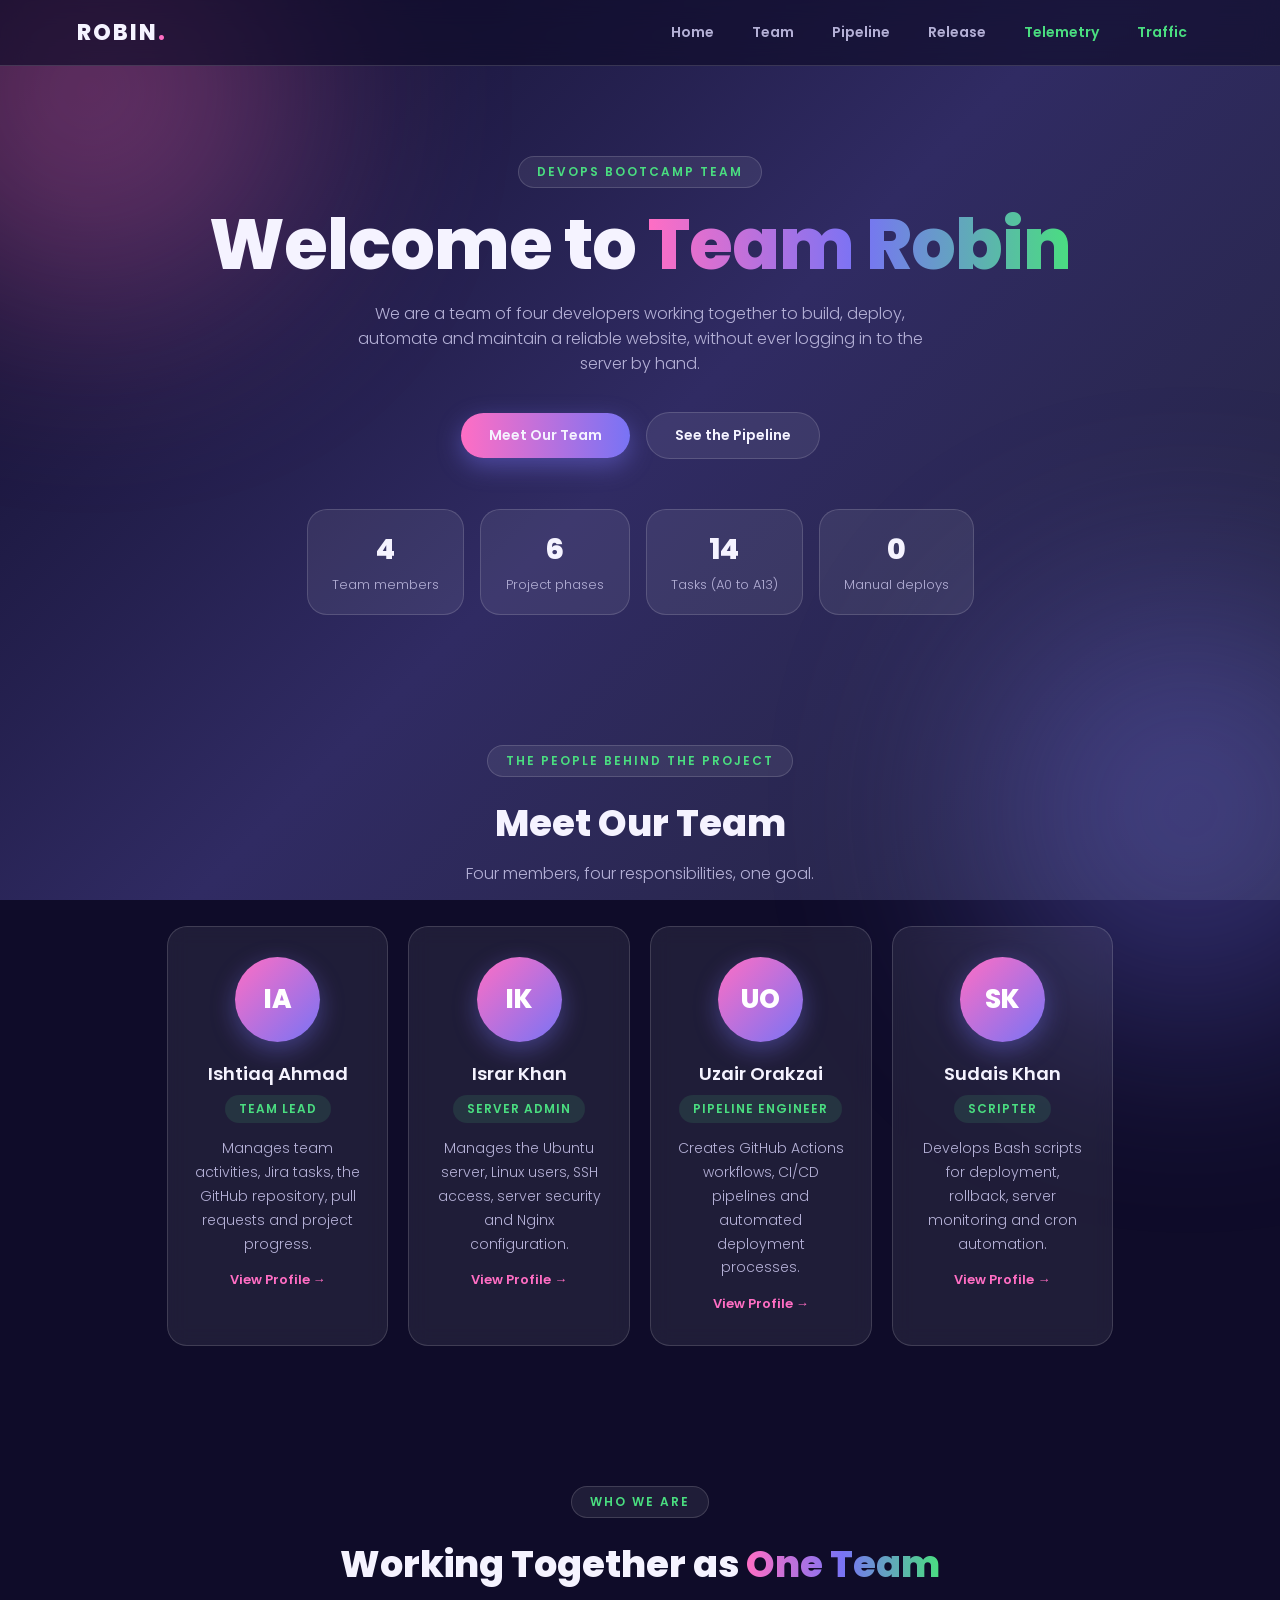
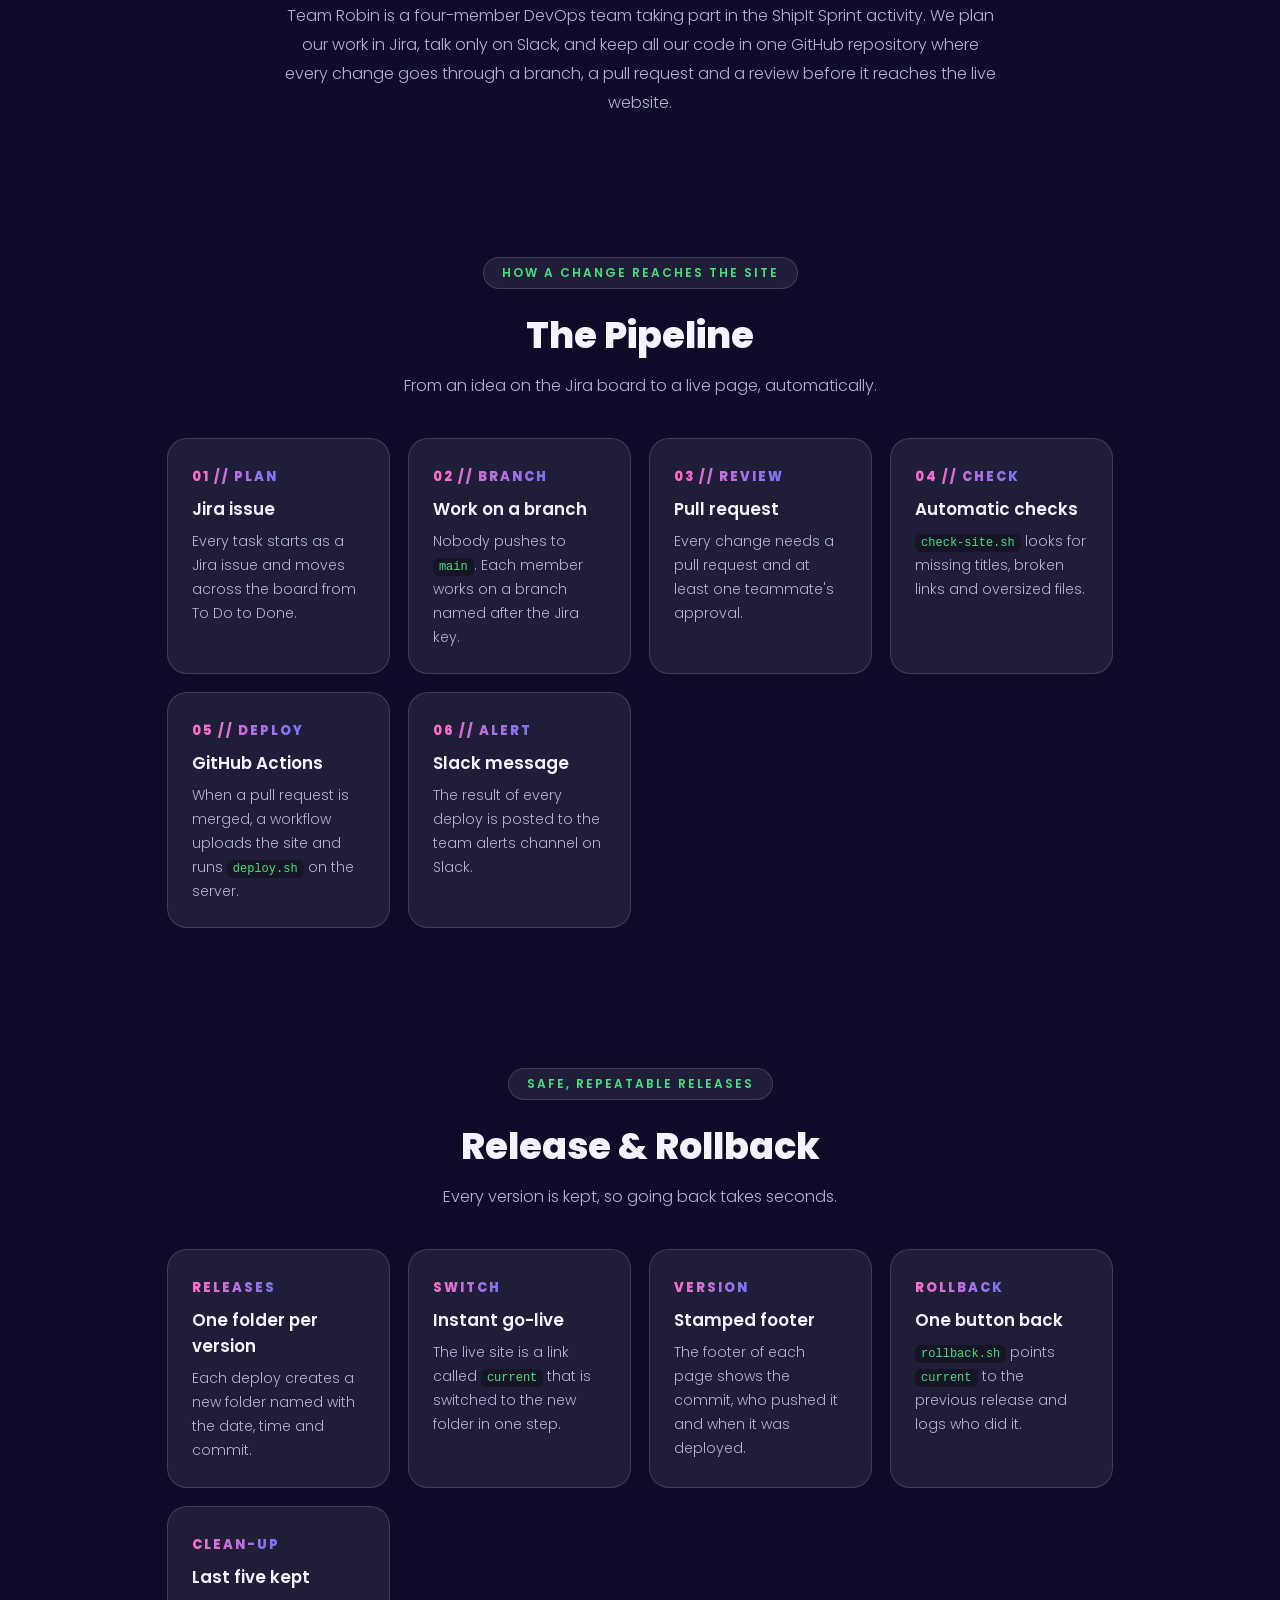
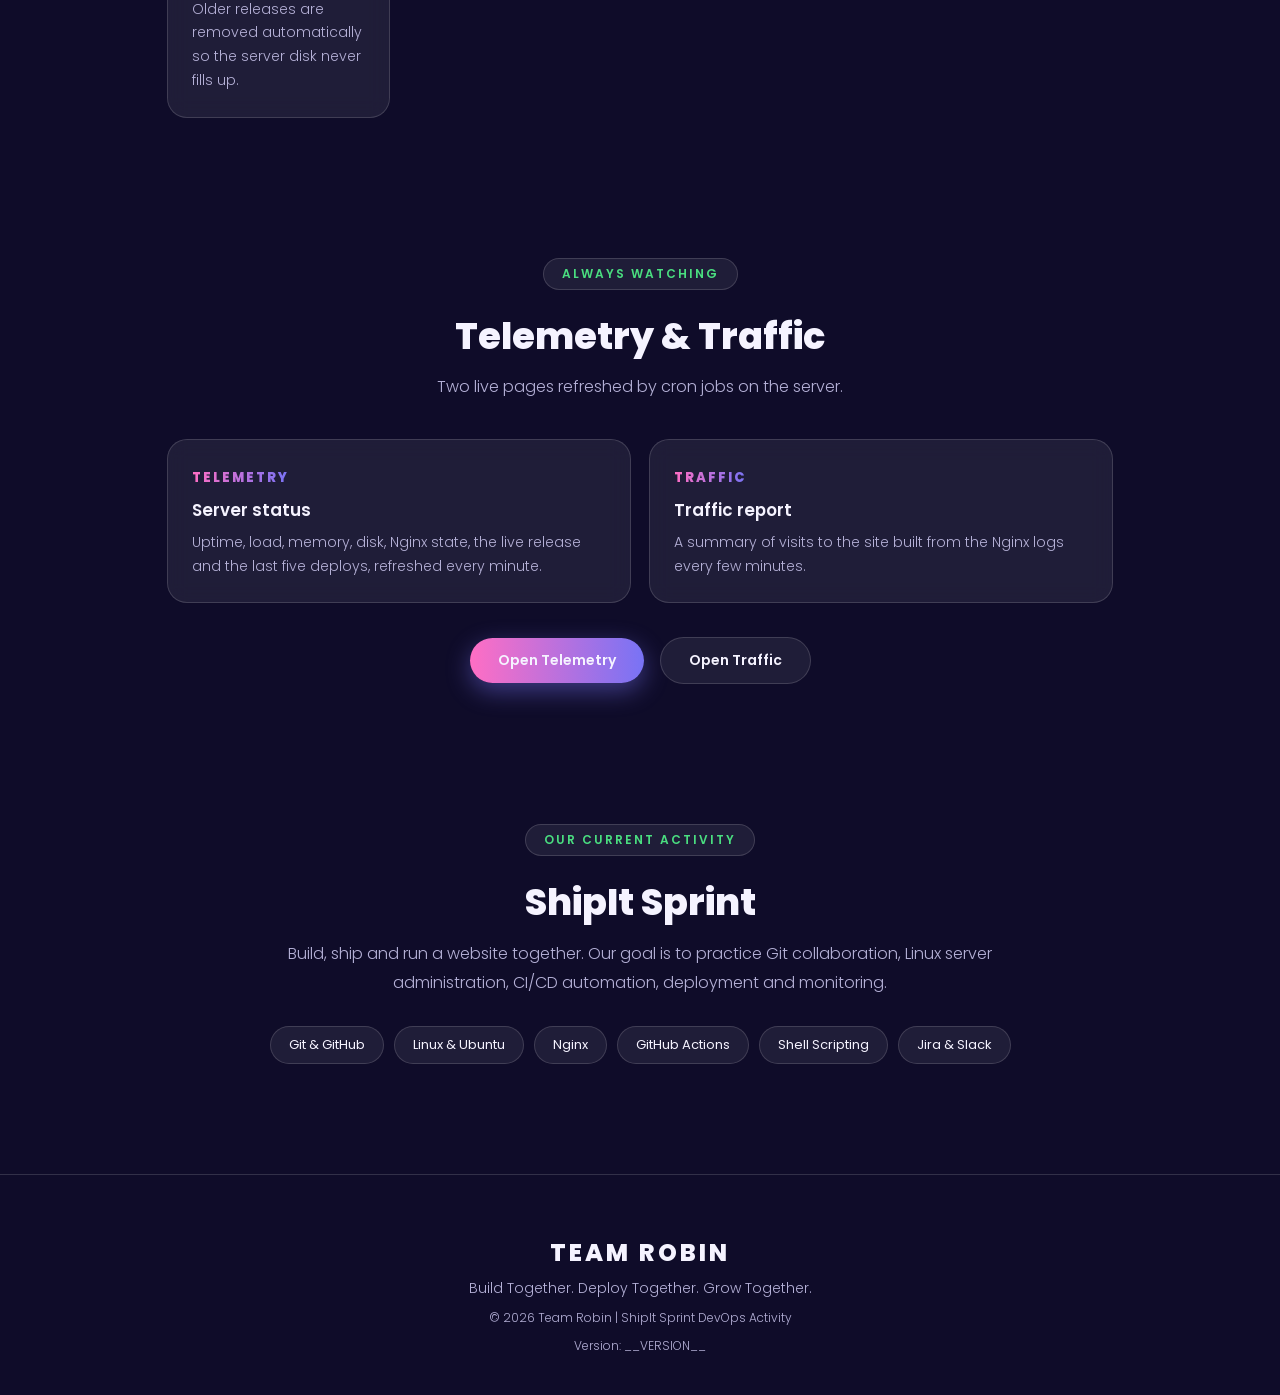
<file: site/index.html>
<!DOCTYPE html>
<html lang="en">
<head>
    <meta charset="UTF-8">
    <meta name="viewport" content="width=device-width, initial-scale=1.0">

    <title>Team Robin | DevOps Team</title>

    <link rel="preconnect" href="https://fonts.googleapis.com">
    <link href="https://fonts.googleapis.com/css2?family=Poppins:wght@300;400;600;800&display=swap" rel="stylesheet">
    <link rel="stylesheet" href="style.css">
</head>

<body>

    <!-- Navigation Bar -->
    <header class="navbar">
        <a href="index.html" class="logo">ROBIN<span>.</span></a>

        <nav>
            <a href="#home">Home</a>
            <a href="#team">Team</a>
            <a href="#pipeline">Pipeline</a>
            <a href="#release">Release</a>
            <a href="/live/status.html" class="live">Telemetry</a>
            <a href="/live/report.html" class="live">Traffic</a>
        </nav>
    </header>


    <!-- Hero Section -->
    <section class="hero" id="home">
        <span class="hero-tag">DevOps Bootcamp Team</span>

        <h1>Welcome to <span>Team Robin</span></h1>

        <p>
            We are a team of four developers working together to build,
            deploy, automate and maintain a reliable website, without
            ever logging in to the server by hand.
        </p>

        <a href="#team" class="hero-btn">Meet Our Team</a>
        <a href="#pipeline" class="btn ghost">See the Pipeline</a>

        <div class="stats">
            <div class="stat"><b>4</b><span>Team members</span></div>
            <div class="stat"><b>6</b><span>Project phases</span></div>
            <div class="stat"><b>14</b><span>Tasks (A0 to A13)</span></div>
            <div class="stat"><b>0</b><span>Manual deploys</span></div>
        </div>
    </section>


    <!-- Team Members Section -->
    <section class="team-section" id="team">

        <div class="section-heading">
            <span>The people behind the project</span>
            <h2>Meet Our Team</h2>
            <p>Four members, four responsibilities, one goal.</p>
        </div>

        <div class="team-container">

            <!-- Ishtiaq Ahmad -->
            <a href="members/ishtiaq.html" class="member-link">
                <div class="team-card">
                    <div class="avatar">IA</div>
                    <h3>Ishtiaq Ahmad</h3>
                    <span class="role">Team Lead</span>
                    <p>
                        Manages team activities, Jira tasks, the GitHub repository,
                        pull requests and project progress.
                    </p>
                    <span class="profile-link">View Profile →</span>
                </div>
            </a>


            <!-- Israr Khan -->
            <a href="members/israr.html" class="member-link">
                <div class="team-card">
                    <div class="avatar">IK</div>
                    <h3>Israr Khan</h3>
                    <span class="role">Server Admin</span>
                    <p>
                        Manages the Ubuntu server, Linux users, SSH access,
                        server security and Nginx configuration.
                    </p>
                    <span class="profile-link">View Profile →</span>
                </div>
            </a>


            <!-- Uzair Orakzai -->
            <a href="members/uzair.html" class="member-link">
                <div class="team-card">
                    <div class="avatar">UO</div>
                    <h3>Uzair Orakzai</h3>
                    <span class="role">Pipeline Engineer</span>
                    <p>
                        Creates GitHub Actions workflows, CI/CD pipelines
                        and automated deployment processes.
                    </p>
                    <span class="profile-link">View Profile →</span>
                </div>
            </a>


            <!-- Sudais Khan -->
            <a href="members/sudais.html" class="member-link">
                <div class="team-card">
                    <div class="avatar">SK</div>
                    <h3>Sudais Khan</h3>
                    <span class="role">Scripter</span>
                    <p>
                        Develops Bash scripts for deployment, rollback,
                        server monitoring and cron automation.
                    </p>
                    <span class="profile-link">View Profile →</span>
                </div>
            </a>

        </div>
    </section>


    <!-- About Section -->
    <section class="about-section" id="about">
        <div class="about-content">
            <span>Who we are</span>
            <h2>Working Together as <span class="grad">One Team</span></h2>

            <p>
                Team Robin is a four-member DevOps team taking part in the
                ShipIt Sprint activity. We plan our work in Jira, talk only
                on Slack, and keep all our code in one GitHub repository
                where every change goes through a branch, a pull request
                and a review before it reaches the live website.
            </p>
        </div>
    </section>


    <!-- Pipeline Section -->
    <section class="block" id="pipeline">
        <div class="section-heading">
            <span>How a change reaches the site</span>
            <h2>The Pipeline</h2>
            <p>From an idea on the Jira board to a live page, automatically.</p>
        </div>

        <div class="steps">
            <div class="box">
                <span class="num">01 // PLAN</span>
                <h3>Jira issue</h3>
                <p>Every task starts as a Jira issue and moves across the board from To Do to Done.</p>
            </div>
            <div class="box">
                <span class="num">02 // BRANCH</span>
                <h3>Work on a branch</h3>
                <p>Nobody pushes to <code>main</code>. Each member works on a branch named after the Jira key.</p>
            </div>
            <div class="box">
                <span class="num">03 // REVIEW</span>
                <h3>Pull request</h3>
                <p>Every change needs a pull request and at least one teammate's approval.</p>
            </div>
            <div class="box">
                <span class="num">04 // CHECK</span>
                <h3>Automatic checks</h3>
                <p><code>check-site.sh</code> looks for missing titles, broken links and oversized files.</p>
            </div>
            <div class="box">
                <span class="num">05 // DEPLOY</span>
                <h3>GitHub Actions</h3>
                <p>When a pull request is merged, a workflow uploads the site and runs <code>deploy.sh</code> on the server.</p>
            </div>
            <div class="box">
                <span class="num">06 // ALERT</span>
                <h3>Slack message</h3>
                <p>The result of every deploy is posted to the team alerts channel on Slack.</p>
            </div>
        </div>
    </section>


    <!-- Release Section -->
    <section class="block" id="release">
        <div class="section-heading">
            <span>Safe, repeatable releases</span>
            <h2>Release &amp; Rollback</h2>
            <p>Every version is kept, so going back takes seconds.</p>
        </div>

        <div class="steps">
            <div class="box">
                <span class="num">RELEASES</span>
                <h3>One folder per version</h3>
                <p>Each deploy creates a new folder named with the date, time and commit.</p>
            </div>
            <div class="box">
                <span class="num">SWITCH</span>
                <h3>Instant go-live</h3>
                <p>The live site is a link called <code>current</code> that is switched to the new folder in one step.</p>
            </div>
            <div class="box">
                <span class="num">VERSION</span>
                <h3>Stamped footer</h3>
                <p>The footer of each page shows the commit, who pushed it and when it was deployed.</p>
            </div>
            <div class="box">
                <span class="num">ROLLBACK</span>
                <h3>One button back</h3>
                <p><code>rollback.sh</code> points <code>current</code> to the previous release and logs who did it.</p>
            </div>
            <div class="box">
                <span class="num">CLEAN-UP</span>
                <h3>Last five kept</h3>
                <p>Older releases are removed automatically so the server disk never fills up.</p>
            </div>
        </div>
    </section>


    <!-- Telemetry & Traffic Section -->
    <section class="block" id="telemetry">
        <div class="section-heading">
            <span>Always watching</span>
            <h2>Telemetry &amp; Traffic</h2>
            <p>Two live pages refreshed by cron jobs on the server.</p>
        </div>

        <div class="steps">
            <div class="box">
                <span class="num">TELEMETRY</span>
                <h3>Server status</h3>
                <p>Uptime, load, memory, disk, Nginx state, the live release and the last five deploys, refreshed every minute.</p>
            </div>
            <div class="box">
                <span class="num">TRAFFIC</span>
                <h3>Traffic report</h3>
                <p>A summary of visits to the site built from the Nginx logs every few minutes.</p>
            </div>
        </div>

        <div class="cta">
            <a href="/live/status.html" class="btn">Open Telemetry</a>
            <a href="/live/report.html" class="btn ghost">Open Traffic</a>
        </div>
    </section>


    <!-- Project Section -->
    <section class="project-section" id="project">
        <span>Our current activity</span>
        <h2>ShipIt Sprint</h2>

        <p>
            Build, ship and run a website together.
            Our goal is to practice Git collaboration, Linux server
            administration, CI/CD automation, deployment and monitoring.
        </p>

        <div class="project-tools">
            <span>Git &amp; GitHub</span>
            <span>Linux &amp; Ubuntu</span>
            <span>Nginx</span>
            <span>GitHub Actions</span>
            <span>Shell Scripting</span>
            <span>Jira &amp; Slack</span>
        </div>
    </section>


    <!-- Footer -->
    <footer class="footer">
        <h2>TEAM ROBIN</h2>
        <p>Build Together. Deploy Together. Grow Together.</p>
        <p class="copyright">© 2026 Team Robin | ShipIt Sprint DevOps Activity</p>
        <p class="version">Version: __VERSION__</p>
    </footer>

</body>
</html>
</file>
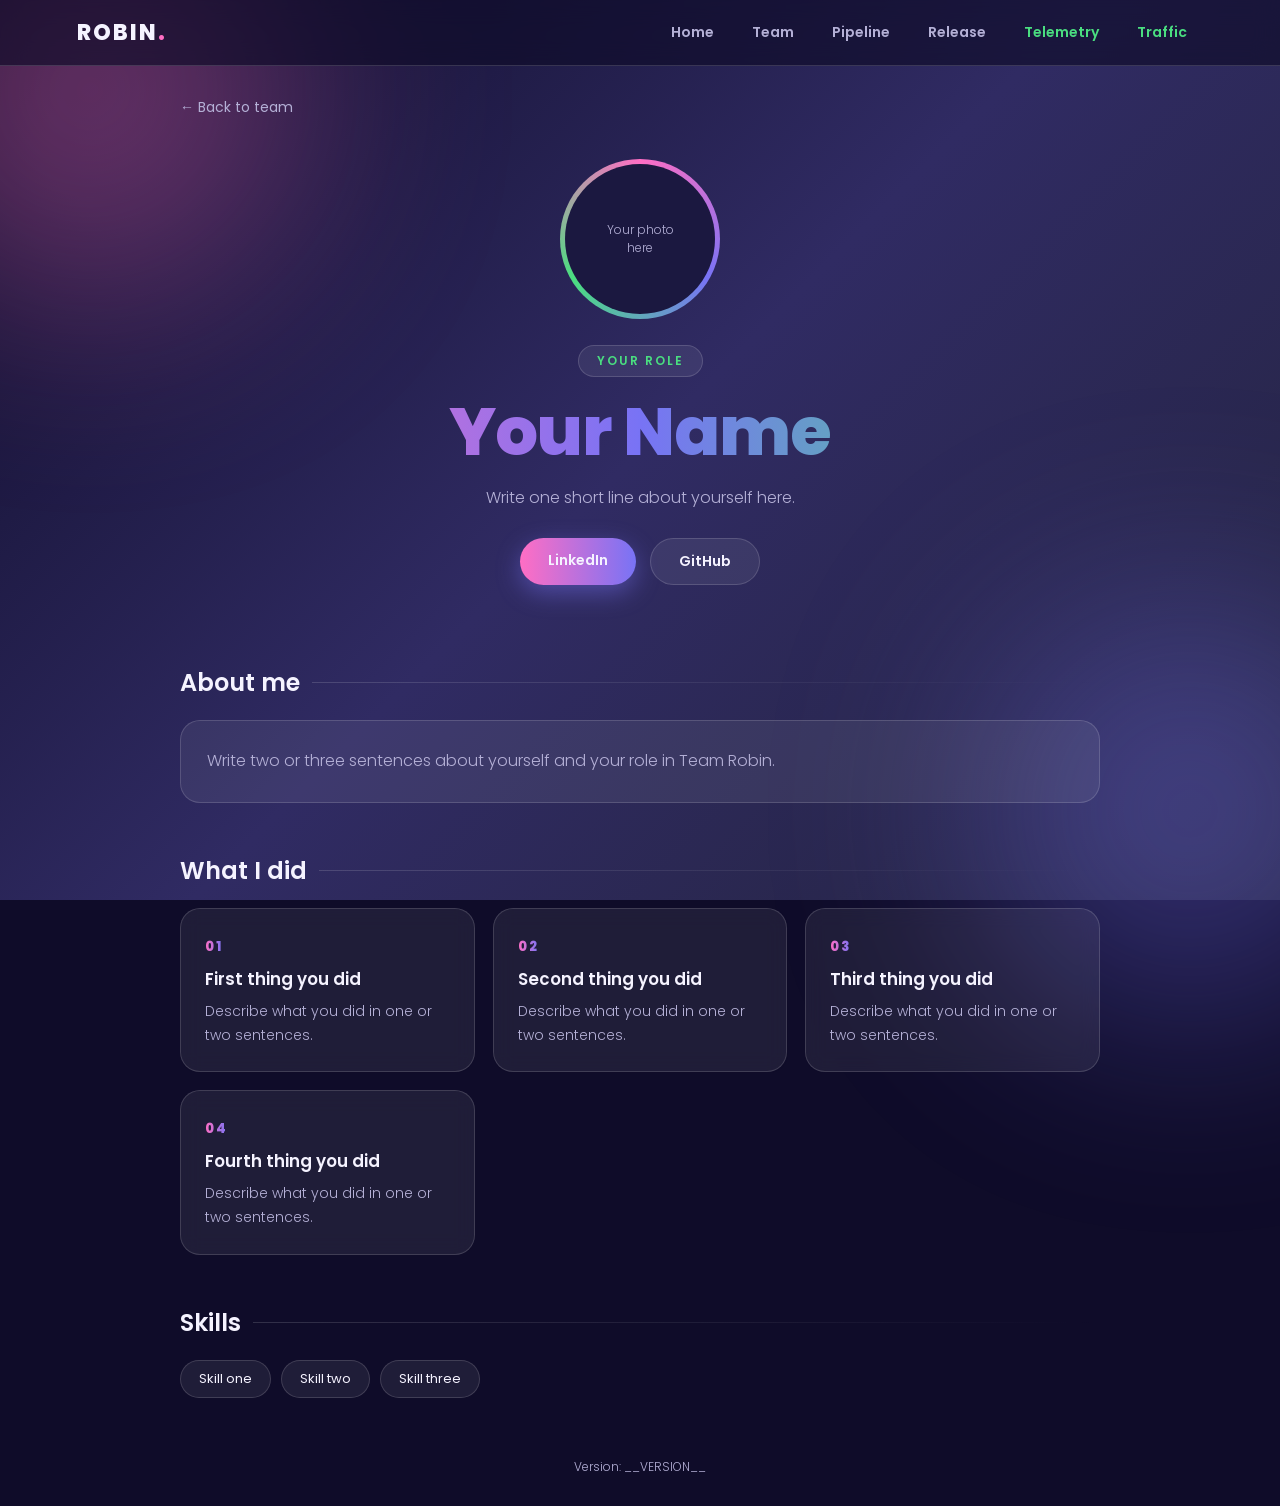
<file: site/members/example.html>
<!DOCTYPE html>
<html lang="en">
<head>
  <meta charset="utf-8">
  <meta name="viewport" content="width=device-width, initial-scale=1">
  <title>Example Member - Team Robin</title>
  <link rel="preconnect" href="https://fonts.googleapis.com">
  <link href="https://fonts.googleapis.com/css2?family=Poppins:wght@300;400;600;800&display=swap" rel="stylesheet">
  <style>
    :root {
      --bg1: #0f0c29;
      --bg2: #302b63;
      --bg3: #24243e;
      --accent1: #ff6ec4;
      --accent2: #7873f5;
      --accent3: #4ade80;
      --glass: rgba(255, 255, 255, 0.07);
      --glass-border: rgba(255, 255, 255, 0.15);
      --text: #f5f3ff;
      --muted: #b4b0d6;
    }
    * { box-sizing: border-box; margin: 0; padding: 0; }
    html { background: #0f0c29; }
    body {
      font-family: 'Poppins', sans-serif;
      color: var(--text);
      min-height: 100vh;
      background: linear-gradient(135deg, var(--bg1), var(--bg2), var(--bg3));
      background-attachment: fixed;
      position: relative;
      overflow-x: hidden;
    }
    /* soft glowing blobs in the background */
    body::before, body::after {
      content: "";
      position: fixed;
      width: 420px; height: 420px;
      border-radius: 50%;
      filter: blur(110px);
      opacity: 0.35;
      z-index: 0;
    }
    body::before { background: var(--accent1); top: -120px; left: -120px; }
    body::after  { background: var(--accent2); bottom: -120px; right: -120px; }

    .wrap { position: relative; z-index: 1; max-width: 960px; margin: 0 auto; padding: 28px 20px 10px; }
    .back { color: var(--muted); text-decoration: none; font-size: 14px; }
    .back:hover { color: var(--text); }

    /* ---------- Hero ---------- */
    .hero { text-align: center; padding: 40px 0 30px; }
    .avatar {
      width: 160px; height: 160px; margin: 0 auto 26px;
      border-radius: 50%;
      padding: 5px;
      background: conic-gradient(var(--accent1), var(--accent2), var(--accent3), var(--accent1));
      animation: spin 8s linear infinite;
    }
    .avatar-inner {
      width: 100%; height: 100%;
      border-radius: 50%;
      background: #1b1840;
      display: flex; align-items: center; justify-content: center;
      text-align: center;
      font-size: 12px; font-weight: 300; color: var(--muted);
      animation: spin-back 8s linear infinite;
    }
    @keyframes spin { to { transform: rotate(360deg); } }
    @keyframes spin-back { to { transform: rotate(-360deg); } }

    .badge {
      display: inline-block;
      padding: 6px 18px;
      border-radius: 50px;
      font-size: 12px; font-weight: 600; letter-spacing: 2px; text-transform: uppercase;
      background: var(--glass);
      border: 1px solid var(--glass-border);
      color: var(--accent3);
      margin-bottom: 18px;
    }
    h1 {
      font-size: clamp(2.4rem, 7vw, 4.2rem);
      font-weight: 800;
      line-height: 1.1;
      letter-spacing: -1px;
      background: linear-gradient(90deg, var(--accent1), var(--accent2), var(--accent3));
      -webkit-background-clip: text;
      background-clip: text;
      color: transparent;
    }
    .tagline { color: var(--muted); font-weight: 300; max-width: 560px; margin: 16px auto 28px; }

    .buttons { display: flex; gap: 14px; justify-content: center; flex-wrap: wrap; }
    .btn {
      display: inline-block;
      padding: 12px 28px;
      border-radius: 50px;
      font-weight: 600; font-size: 14px;
      text-decoration: none;
      color: var(--text);
      transition: transform 0.25s ease, box-shadow 0.25s ease;
    }
    .btn.primary {
      background: linear-gradient(90deg, var(--accent1), var(--accent2));
      box-shadow: 0 8px 24px rgba(120, 115, 245, 0.45);
    }
    .btn.ghost { background: var(--glass); border: 1px solid var(--glass-border); }
    .btn:hover { transform: translateY(-4px); }

    /* ---------- Sections ---------- */
    h2 {
      font-size: 1.5rem; font-weight: 600;
      margin: 50px 0 20px;
      display: flex; align-items: center; gap: 12px;
    }
    h2::after {
      content: ""; flex: 1; height: 1px;
      background: linear-gradient(90deg, var(--glass-border), transparent);
    }
    .grid { display: grid; grid-template-columns: repeat(auto-fit, minmax(260px, 1fr)); gap: 18px; }
    .box {
      background: var(--glass);
      border: 1px solid var(--glass-border);
      border-radius: 20px;
      padding: 24px;
      backdrop-filter: blur(10px);
      -webkit-backdrop-filter: blur(10px);
      transition: transform 0.3s ease, border-color 0.3s ease;
    }
    .box:hover { transform: translateY(-8px); border-color: var(--accent2); }
    .box .num {
      font-size: 13px; font-weight: 800; letter-spacing: 2px;
      background: linear-gradient(90deg, var(--accent1), var(--accent2));
      -webkit-background-clip: text; background-clip: text; color: transparent;
    }
    .box h3 { font-size: 1.05rem; font-weight: 600; margin: 8px 0; }
    .box p { color: var(--muted); font-size: 14px; font-weight: 300; line-height: 1.7; }

    .about { background: var(--glass); border: 1px solid var(--glass-border); border-radius: 20px; padding: 26px; color: var(--muted); font-weight: 300; line-height: 1.8; }

    .skills { display: flex; flex-wrap: wrap; gap: 10px; }
    .skills span {
      padding: 8px 18px; border-radius: 50px; font-size: 13px;
      background: var(--glass); border: 1px solid var(--glass-border);
    }

    footer { position: relative; z-index: 1; text-align: center; color: var(--muted); font-size: 12px; font-weight: 300; padding: 50px 20px 30px; }

    /* ---------- Navbar ---------- */
    .navbar { position: sticky; top: 0; z-index: 10; display: flex; justify-content: space-between; align-items: center; flex-wrap: wrap; gap: 10px; padding: 14px 6%; background: rgba(15, 12, 41, 0.65); backdrop-filter: blur(12px); -webkit-backdrop-filter: blur(12px); border-bottom: 1px solid var(--glass-border); }
    .navbar .logo { font-size: 22px; font-weight: 800; letter-spacing: 2px; color: var(--text); text-decoration: none; }
    .navbar .logo span { color: var(--accent1); }
    .navbar nav { display: flex; flex-wrap: wrap; gap: 6px; }
    .navbar nav a { color: var(--muted); text-decoration: none; font-size: 14px; font-weight: 600; padding: 8px 16px; border-radius: 50px; transition: 0.25s ease; }
    .navbar nav a:hover { color: var(--text); background: var(--glass); }
    .navbar nav a.live { color: var(--accent3); }
    @media (max-width: 480px) { .navbar nav a { padding: 6px 10px; font-size: 13px; } }
  </style>
</head>
<body>
  <header class="navbar">
    <a href="../index.html" class="logo">ROBIN<span>.</span></a>
    <nav>
      <a href="../index.html#home">Home</a>
      <a href="../index.html#team">Team</a>
      <a href="../index.html#pipeline">Pipeline</a>
      <a href="../index.html#release">Release</a>
      <a href="/live/status.html" class="live">Telemetry</a>
      <a href="/live/report.html" class="live">Traffic</a>
    </nav>
  </header>
  <div class="wrap">
    <a class="back" href="../index.html">&larr; Back to team</a>

    <header class="hero">
      <div class="avatar">
        <div class="avatar-inner">Your photo<br>here</div>
      </div>
      <span class="badge">Your Role</span>
      <h1>Your Name</h1>
      <p class="tagline">Write one short line about yourself here.</p>
      <div class="buttons">
        <a class="btn primary" href="https://www.linkedin.com/in/your-linkedin-username" target="_blank" rel="noopener">LinkedIn</a>
        <a class="btn ghost" href="https://github.com/your-github-username" target="_blank" rel="noopener">GitHub</a>
      </div>
    </header>

    <h2>About me</h2>
    <div class="about">
      <p>Write two or three sentences about yourself and your role in Team Robin.</p>
    </div>

    <h2>What I did</h2>
    <div class="grid">
      <div class="box">
        <span class="num">01</span>
        <h3>First thing you did</h3>
        <p>Describe what you did in one or two sentences.</p>
      </div>
      <div class="box">
        <span class="num">02</span>
        <h3>Second thing you did</h3>
        <p>Describe what you did in one or two sentences.</p>
      </div>
      <div class="box">
        <span class="num">03</span>
        <h3>Third thing you did</h3>
        <p>Describe what you did in one or two sentences.</p>
      </div>
      <div class="box">
        <span class="num">04</span>
        <h3>Fourth thing you did</h3>
        <p>Describe what you did in one or two sentences.</p>
      </div>
    </div>

    <h2>Skills</h2>
    <div class="skills">
      <span>Skill one</span>
      <span>Skill two</span>
      <span>Skill three</span>
    </div>
  </div>

  <footer>Version: __VERSION__</footer>
</body>
</html>
</file>
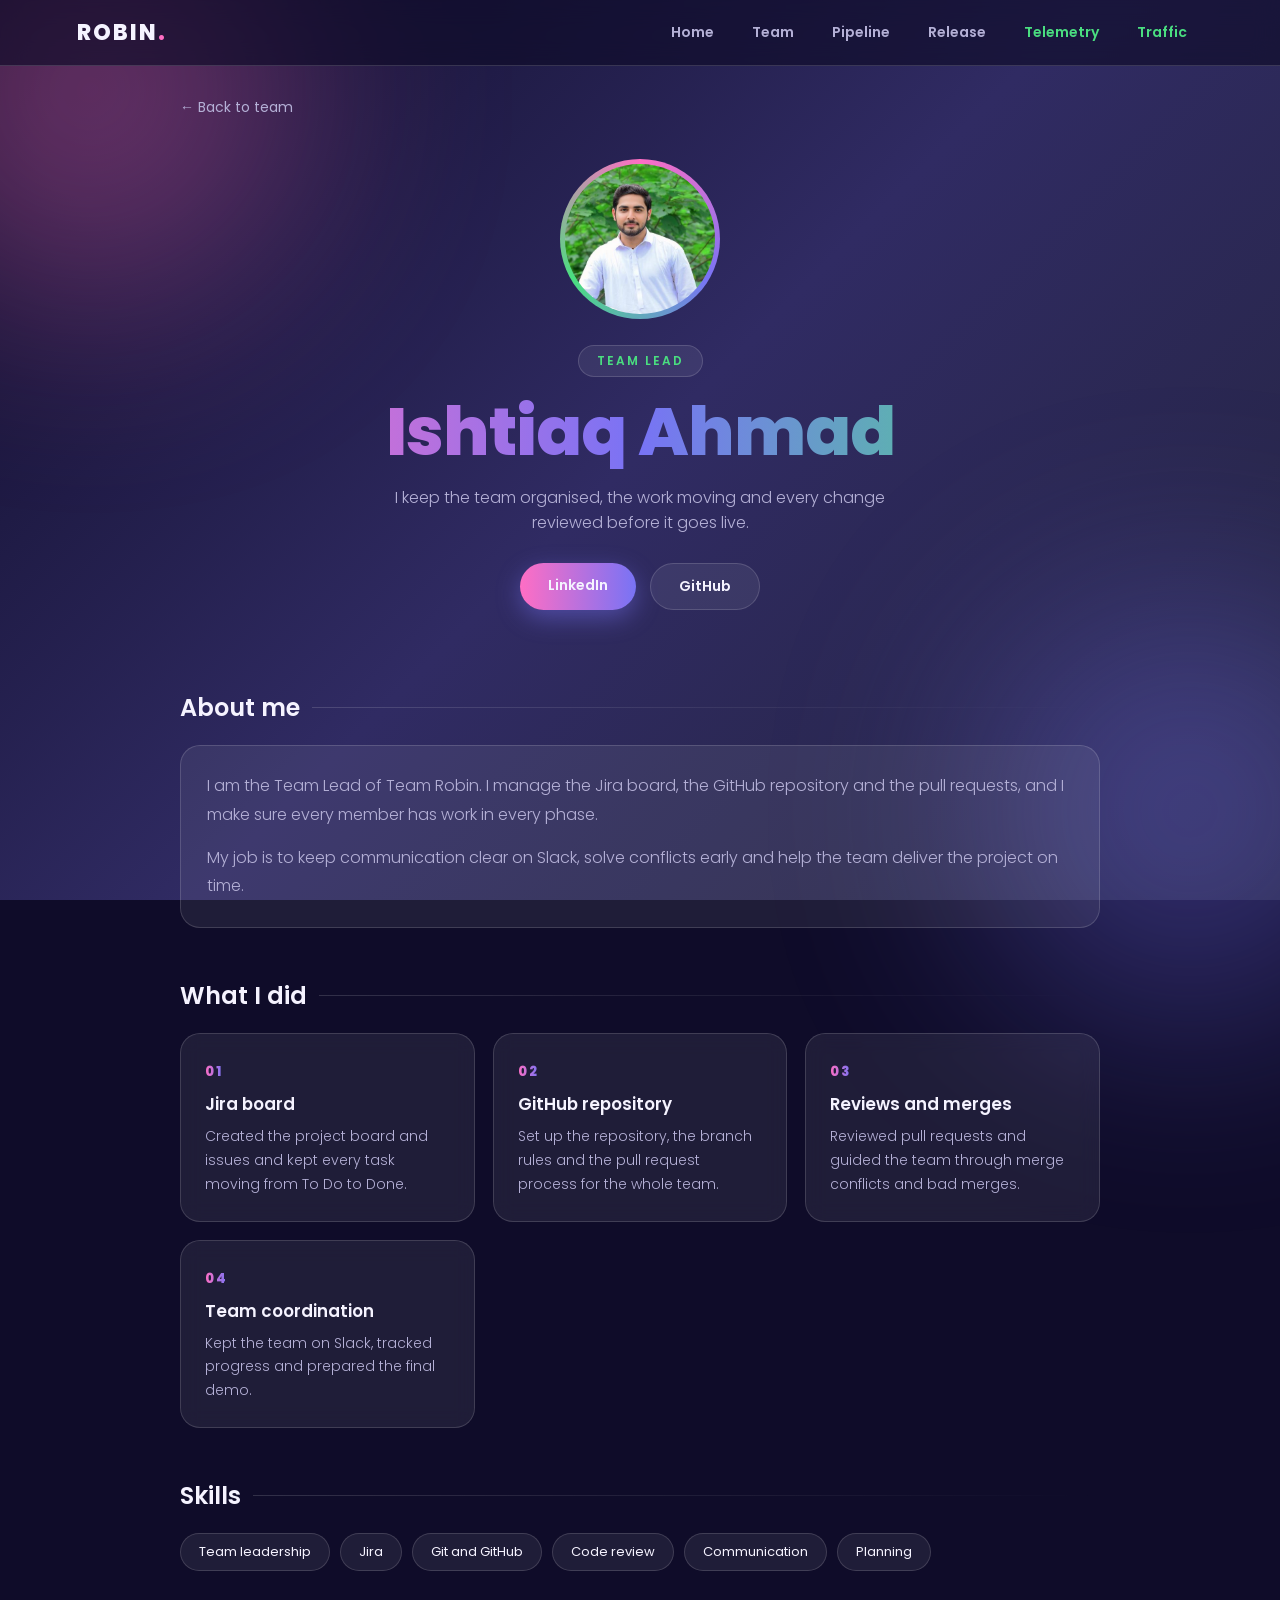
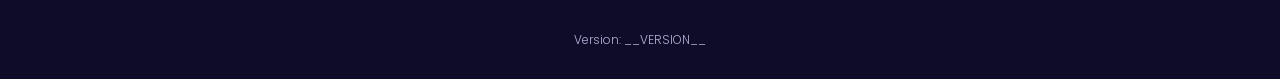
<file: site/members/ishtiaq.html>
<!DOCTYPE html>
<html lang="en">
<head>
  <meta charset="utf-8">
  <meta name="viewport" content="width=device-width, initial-scale=1">
  <title>Ishtiaq Ahmad - Team Lead - Team Robin</title>
  <link rel="preconnect" href="https://fonts.googleapis.com">
  <link href="https://fonts.googleapis.com/css2?family=Poppins:wght@300;400;600;800&display=swap" rel="stylesheet">
  <style>
    :root {
      --bg1: #0f0c29;
      --bg2: #302b63;
      --bg3: #24243e;
      --accent1: #ff6ec4;
      --accent2: #7873f5;
      --accent3: #4ade80;
      --glass: rgba(255, 255, 255, 0.07);
      --glass-border: rgba(255, 255, 255, 0.15);
      --text: #f5f3ff;
      --muted: #b4b0d6;
    }
    * { box-sizing: border-box; margin: 0; padding: 0; }
    html { background: #0f0c29; }
    body {
      font-family: 'Poppins', sans-serif;
      color: var(--text);
      min-height: 100vh;
      background: linear-gradient(135deg, var(--bg1), var(--bg2), var(--bg3));
      background-attachment: fixed;
      position: relative;
      overflow-x: hidden;
    }
    /* soft glowing blobs in the background */
    body::before, body::after {
      content: "";
      position: fixed;
      width: 420px; height: 420px;
      border-radius: 50%;
      filter: blur(110px);
      opacity: 0.35;
      z-index: 0;
    }
    body::before { background: var(--accent1); top: -120px; left: -120px; }
    body::after  { background: var(--accent2); bottom: -120px; right: -120px; }

    .wrap { position: relative; z-index: 1; max-width: 960px; margin: 0 auto; padding: 28px 20px 10px; }
    .back { color: var(--muted); text-decoration: none; font-size: 14px; }
    .back:hover { color: var(--text); }

    /* ---------- Hero ---------- */
    .hero { text-align: center; padding: 40px 0 30px; }
    .avatar {
      width: 160px; height: 160px; margin: 0 auto 26px;
      border-radius: 50%;
      padding: 5px;
      background: conic-gradient(var(--accent1), var(--accent2), var(--accent3), var(--accent1));
      animation: spin 8s linear infinite;
    }
    .avatar-inner {
      width: 100%; height: 100%;
      border-radius: 50%;
      background: #1b1840;
      display: flex; align-items: center; justify-content: center;
      text-align: center;
      font-size: 12px; font-weight: 300; color: var(--muted);
      animation: spin-back 8s linear infinite;
    }
    @keyframes spin { to { transform: rotate(360deg); } }
    @keyframes spin-back { to { transform: rotate(-360deg); } }

    .badge {
      display: inline-block;
      padding: 6px 18px;
      border-radius: 50px;
      font-size: 12px; font-weight: 600; letter-spacing: 2px; text-transform: uppercase;
      background: var(--glass);
      border: 1px solid var(--glass-border);
      color: var(--accent3);
      margin-bottom: 18px;
    }
    h1 {
      font-size: clamp(2.4rem, 7vw, 4.2rem);
      font-weight: 800;
      line-height: 1.1;
      letter-spacing: -1px;
      background: linear-gradient(90deg, var(--accent1), var(--accent2), var(--accent3));
      -webkit-background-clip: text;
      background-clip: text;
      color: transparent;
    }
    .tagline { color: var(--muted); font-weight: 300; max-width: 560px; margin: 16px auto 28px; }

    .buttons { display: flex; gap: 14px; justify-content: center; flex-wrap: wrap; }
    .btn {
      display: inline-block;
      padding: 12px 28px;
      border-radius: 50px;
      font-weight: 600; font-size: 14px;
      text-decoration: none;
      color: var(--text);
      transition: transform 0.25s ease, box-shadow 0.25s ease;
    }
    .btn.primary {
      background: linear-gradient(90deg, var(--accent1), var(--accent2));
      box-shadow: 0 8px 24px rgba(120, 115, 245, 0.45);
    }
    .btn.ghost { background: var(--glass); border: 1px solid var(--glass-border); }
    .btn:hover { transform: translateY(-4px); }

    /* ---------- Sections ---------- */
    h2 {
      font-size: 1.5rem; font-weight: 600;
      margin: 50px 0 20px;
      display: flex; align-items: center; gap: 12px;
    }
    h2::after {
      content: ""; flex: 1; height: 1px;
      background: linear-gradient(90deg, var(--glass-border), transparent);
    }
    .grid { display: grid; grid-template-columns: repeat(auto-fit, minmax(260px, 1fr)); gap: 18px; }
    .box {
      background: var(--glass);
      border: 1px solid var(--glass-border);
      border-radius: 20px;
      padding: 24px;
      backdrop-filter: blur(10px);
      -webkit-backdrop-filter: blur(10px);
      transition: transform 0.3s ease, border-color 0.3s ease;
    }
    .box:hover { transform: translateY(-8px); border-color: var(--accent2); }
    .box .num {
      font-size: 13px; font-weight: 800; letter-spacing: 2px;
      background: linear-gradient(90deg, var(--accent1), var(--accent2));
      -webkit-background-clip: text; background-clip: text; color: transparent;
    }
    .box h3 { font-size: 1.05rem; font-weight: 600; margin: 8px 0; }
    .box p { color: var(--muted); font-size: 14px; font-weight: 300; line-height: 1.7; }

    .about { background: var(--glass); border: 1px solid var(--glass-border); border-radius: 20px; padding: 26px; color: var(--muted); font-weight: 300; line-height: 1.8; }

    .skills { display: flex; flex-wrap: wrap; gap: 10px; }
    .skills span {
      padding: 8px 18px; border-radius: 50px; font-size: 13px;
      background: var(--glass); border: 1px solid var(--glass-border);
    }

    footer { position: relative; z-index: 1; text-align: center; color: var(--muted); font-size: 12px; font-weight: 300; padding: 50px 20px 30px; }

    /* ---------- Navbar ---------- */
    .navbar { position: sticky; top: 0; z-index: 10; display: flex; justify-content: space-between; align-items: center; flex-wrap: wrap; gap: 10px; padding: 14px 6%; background: rgba(15, 12, 41, 0.65); backdrop-filter: blur(12px); -webkit-backdrop-filter: blur(12px); border-bottom: 1px solid var(--glass-border); }
    .navbar .logo { font-size: 22px; font-weight: 800; letter-spacing: 2px; color: var(--text); text-decoration: none; }
    .navbar .logo span { color: var(--accent1); }
    .navbar nav { display: flex; flex-wrap: wrap; gap: 6px; }
    .navbar nav a { color: var(--muted); text-decoration: none; font-size: 14px; font-weight: 600; padding: 8px 16px; border-radius: 50px; transition: 0.25s ease; }
    .navbar nav a:hover { color: var(--text); background: var(--glass); }
    .navbar nav a.live { color: var(--accent3); }
    @media (max-width: 480px) { .navbar nav a { padding: 6px 10px; font-size: 13px; } }
  </style>
</head>
<body>
  <header class="navbar">
    <a href="../index.html" class="logo">ROBIN<span>.</span></a>
    <nav>
      <a href="../index.html#home">Home</a>
      <a href="../index.html#team">Team</a>
      <a href="../index.html#pipeline">Pipeline</a>
      <a href="../index.html#release">Release</a>
      <a href="/live/status.html" class="live">Telemetry</a>
      <a href="/live/report.html" class="live">Traffic</a>
    </nav>
  </header>
  <div class="wrap">
    <a class="back" href="../index.html">&larr; Back to team</a>

    <header class="hero">
      <div class="avatar">
        <img src="../images/ishtiaq.jpg" class="avatar-inner" alt="sudais">
      </div>
      <span class="badge">Team Lead</span>
      <h1>Ishtiaq Ahmad</h1>
      <p class="tagline">I keep the team organised, the work moving and every change reviewed before it goes live.</p>
      <div class="buttons">
        <a class="btn primary" href="https://www.linkedin.com/in/ishtiaq-ahmad-506062447/" target="_blank" rel="noopener">LinkedIn</a>
        <a class="btn ghost" href="https://github.com/ishtiaqahmad-tech" target="_blank" rel="noopener">GitHub</a>
      </div>
    </header>

    <h2>About me</h2>
    <div class="about">
      <p>I am the Team Lead of Team Robin. I manage the Jira board, the GitHub repository and the pull requests, and I make sure every member has work in every phase.</p>
      <p style="margin-top:14px;">My job is to keep communication clear on Slack, solve conflicts early and help the team deliver the project on time.</p>
    </div>

    <h2>What I did</h2>
    <div class="grid">
      <div class="box">
        <span class="num">01</span>
        <h3>Jira board</h3>
        <p>Created the project board and issues and kept every task moving from To Do to Done.</p>
      </div>
      <div class="box">
        <span class="num">02</span>
        <h3>GitHub repository</h3>
        <p>Set up the repository, the branch rules and the pull request process for the whole team.</p>
      </div>
      <div class="box">
        <span class="num">03</span>
        <h3>Reviews and merges</h3>
        <p>Reviewed pull requests and guided the team through merge conflicts and bad merges.</p>
      </div>
      <div class="box">
        <span class="num">04</span>
        <h3>Team coordination</h3>
        <p>Kept the team on Slack, tracked progress and prepared the final demo.</p>
      </div>
    </div>

    <h2>Skills</h2>
    <div class="skills">
      <span>Team leadership</span>
      <span>Jira</span>
      <span>Git and GitHub</span>
      <span>Code review</span>
      <span>Communication</span>
      <span>Planning</span>
    </div>
  </div>

  <footer>Version: __VERSION__</footer>
</body>
</html>
</file>
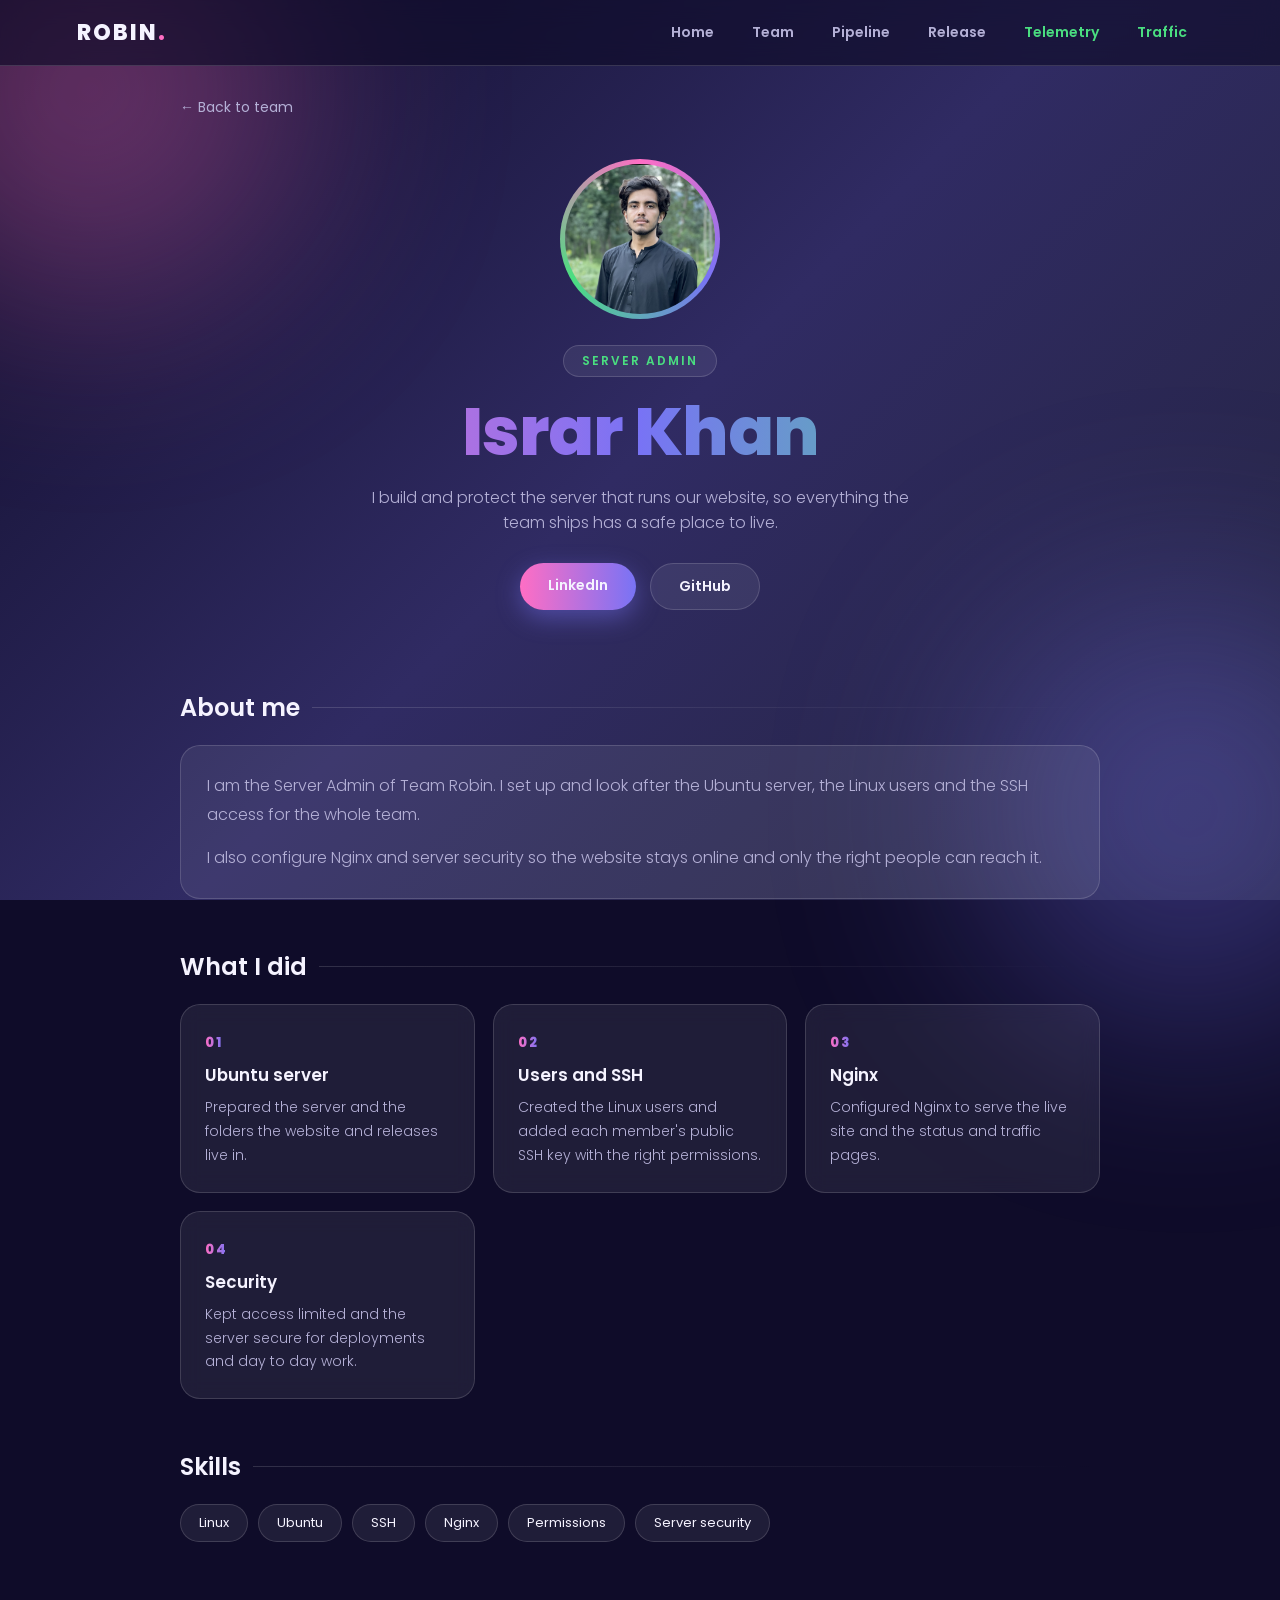
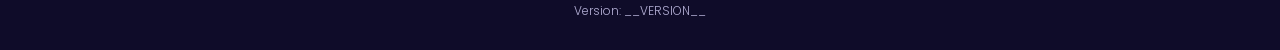
<file: site/members/israr.html>
<!doctype html>
<html lang="en">
  <head>
    <meta charset="utf-8" />
    <meta name="viewport" content="width=device-width, initial-scale=1" />
    <title>Israr Khan - Server Admin - Team Robin</title>
    <link rel="preconnect" href="https://fonts.googleapis.com" />
    <link
      href="https://fonts.googleapis.com/css2?family=Poppins:wght@300;400;600;800&display=swap"
      rel="stylesheet"
    />
    <style>
      :root {
        --bg1: #0f0c29;
        --bg2: #302b63;
        --bg3: #24243e;
        --accent1: #ff6ec4;
        --accent2: #7873f5;
        --accent3: #4ade80;
        --glass: rgba(255, 255, 255, 0.07);
        --glass-border: rgba(255, 255, 255, 0.15);
        --text: #f5f3ff;
        --muted: #b4b0d6;
      }
      * {
        box-sizing: border-box;
        margin: 0;
        padding: 0;
      }
      html {
        background: #0f0c29;
      }
      body {
        font-family: "Poppins", sans-serif;
        color: var(--text);
        min-height: 100vh;
        background: linear-gradient(135deg, var(--bg1), var(--bg2), var(--bg3));
        background-attachment: fixed;
        position: relative;
        overflow-x: hidden;
      }
      /* soft glowing blobs in the background */
      body::before,
      body::after {
        content: "";
        position: fixed;
        width: 420px;
        height: 420px;
        border-radius: 50%;
        filter: blur(110px);
        opacity: 0.35;
        z-index: 0;
      }
      body::before {
        background: var(--accent1);
        top: -120px;
        left: -120px;
      }
      body::after {
        background: var(--accent2);
        bottom: -120px;
        right: -120px;
      }

      .wrap {
        position: relative;
        z-index: 1;
        max-width: 960px;
        margin: 0 auto;
        padding: 28px 20px 10px;
      }
      .back {
        color: var(--muted);
        text-decoration: none;
        font-size: 14px;
      }
      .back:hover {
        color: var(--text);
      }

      /* ---------- Hero ---------- */
      .hero {
        text-align: center;
        padding: 40px 0 30px;
      }
      .avatar {
        width: 160px;
        height: 160px;
        margin: 0 auto 26px;
        border-radius: 50%;
        padding: 5px;
        background: conic-gradient(
          var(--accent1),
          var(--accent2),
          var(--accent3),
          var(--accent1)
        );
        animation: spin 8s linear infinite;
      }
      .avatar-inner {
        width: 100%;
        height: 100%;
        border-radius: 50%;
        background: #1b1840;
        display: flex;
        align-items: center;
        justify-content: center;
        text-align: center;
        font-size: 12px;
        font-weight: 300;
        color: var(--muted);
        animation: spin-back 8s linear infinite;
      }
      @keyframes spin {
        to {
          transform: rotate(360deg);
        }
      }
      @keyframes spin-back {
        to {
          transform: rotate(-360deg);
        }
      }

      .badge {
        display: inline-block;
        padding: 6px 18px;
        border-radius: 50px;
        font-size: 12px;
        font-weight: 600;
        letter-spacing: 2px;
        text-transform: uppercase;
        background: var(--glass);
        border: 1px solid var(--glass-border);
        color: var(--accent3);
        margin-bottom: 18px;
      }
      h1 {
        font-size: clamp(2.4rem, 7vw, 4.2rem);
        font-weight: 800;
        line-height: 1.1;
        letter-spacing: -1px;
        background: linear-gradient(
          90deg,
          var(--accent1),
          var(--accent2),
          var(--accent3)
        );
        -webkit-background-clip: text;
        background-clip: text;
        color: transparent;
      }
      .tagline {
        color: var(--muted);
        font-weight: 300;
        max-width: 560px;
        margin: 16px auto 28px;
      }

      .buttons {
        display: flex;
        gap: 14px;
        justify-content: center;
        flex-wrap: wrap;
      }
      .btn {
        display: inline-block;
        padding: 12px 28px;
        border-radius: 50px;
        font-weight: 600;
        font-size: 14px;
        text-decoration: none;
        color: var(--text);
        transition:
          transform 0.25s ease,
          box-shadow 0.25s ease;
      }
      .btn.primary {
        background: linear-gradient(90deg, var(--accent1), var(--accent2));
        box-shadow: 0 8px 24px rgba(120, 115, 245, 0.45);
      }
      .btn.ghost {
        background: var(--glass);
        border: 1px solid var(--glass-border);
      }
      .btn:hover {
        transform: translateY(-4px);
      }

      /* ---------- Sections ---------- */
      h2 {
        font-size: 1.5rem;
        font-weight: 600;
        margin: 50px 0 20px;
        display: flex;
        align-items: center;
        gap: 12px;
      }
      h2::after {
        content: "";
        flex: 1;
        height: 1px;
        background: linear-gradient(90deg, var(--glass-border), transparent);
      }
      .grid {
        display: grid;
        grid-template-columns: repeat(auto-fit, minmax(260px, 1fr));
        gap: 18px;
      }
      .box {
        background: var(--glass);
        border: 1px solid var(--glass-border);
        border-radius: 20px;
        padding: 24px;
        backdrop-filter: blur(10px);
        -webkit-backdrop-filter: blur(10px);
        transition:
          transform 0.3s ease,
          border-color 0.3s ease;
      }
      .box:hover {
        transform: translateY(-8px);
        border-color: var(--accent2);
      }
      .box .num {
        font-size: 13px;
        font-weight: 800;
        letter-spacing: 2px;
        background: linear-gradient(90deg, var(--accent1), var(--accent2));
        -webkit-background-clip: text;
        background-clip: text;
        color: transparent;
      }
      .box h3 {
        font-size: 1.05rem;
        font-weight: 600;
        margin: 8px 0;
      }
      .box p {
        color: var(--muted);
        font-size: 14px;
        font-weight: 300;
        line-height: 1.7;
      }

      .about {
        background: var(--glass);
        border: 1px solid var(--glass-border);
        border-radius: 20px;
        padding: 26px;
        color: var(--muted);
        font-weight: 300;
        line-height: 1.8;
      }

      .skills {
        display: flex;
        flex-wrap: wrap;
        gap: 10px;
      }
      .skills span {
        padding: 8px 18px;
        border-radius: 50px;
        font-size: 13px;
        background: var(--glass);
        border: 1px solid var(--glass-border);
      }

      footer {
        position: relative;
        z-index: 1;
        text-align: center;
        color: var(--muted);
        font-size: 12px;
        font-weight: 300;
        padding: 50px 20px 30px;
      }

      /* ---------- Navbar ---------- */
      .navbar {
        position: sticky;
        top: 0;
        z-index: 10;
        display: flex;
        justify-content: space-between;
        align-items: center;
        flex-wrap: wrap;
        gap: 10px;
        padding: 14px 6%;
        background: rgba(15, 12, 41, 0.65);
        backdrop-filter: blur(12px);
        -webkit-backdrop-filter: blur(12px);
        border-bottom: 1px solid var(--glass-border);
      }
      .navbar .logo {
        font-size: 22px;
        font-weight: 800;
        letter-spacing: 2px;
        color: var(--text);
        text-decoration: none;
      }
      .navbar .logo span {
        color: var(--accent1);
      }
      .navbar nav {
        display: flex;
        flex-wrap: wrap;
        gap: 6px;
      }
      .navbar nav a {
        color: var(--muted);
        text-decoration: none;
        font-size: 14px;
        font-weight: 600;
        padding: 8px 16px;
        border-radius: 50px;
        transition: 0.25s ease;
      }
      .navbar nav a:hover {
        color: var(--text);
        background: var(--glass);
      }
      .navbar nav a.live {
        color: var(--accent3);
      }
      @media (max-width: 480px) {
        .navbar nav a {
          padding: 6px 10px;
          font-size: 13px;
        }
      }
    </style>
  </head>
  <body>
    <header class="navbar">
      <a href="../index.html" class="logo">ROBIN<span>.</span></a>
      <nav>
        <a href="../index.html#home">Home</a>
        <a href="../index.html#team">Team</a>
        <a href="../index.html#pipeline">Pipeline</a>
        <a href="../index.html#release">Release</a>
        <a href="/live/status.html" class="live">Telemetry</a>
        <a href="/live/report.html" class="live">Traffic</a>
      </nav>
    </header>
    <div class="wrap">
      <a class="back" href="../index.html">&larr; Back to team</a>

      <header class="hero">
        <div class="avatar">
          <img src="../images/israr.png" class="avatar-inner" alt="sudais" />
        </div>
        <span class="badge">Server Admin</span>
        <h1>Israr Khan</h1>
        <p class="tagline">
          I build and protect the server that runs our website, so everything
          the team ships has a safe place to live.
        </p>
        <div class="buttons">
          <a
            class="btn primary"
            href="https://www.linkedin.com/in/israr-khan-8b8b112a7/"
            target="_blank"
            rel="noopener"
            >LinkedIn</a
          >
          <a
            class="btn ghost"
            href="https://github.com/Israr-khan31"
            target="_blank"
            rel="noopener"
            >GitHub</a
          >
        </div>
      </header>

      <h2>About me</h2>
      <div class="about">
        <p>
          I am the Server Admin of Team Robin. I set up and look after the
          Ubuntu server, the Linux users and the SSH access for the whole team.
        </p>
        <p style="margin-top: 14px">
          I also configure Nginx and server security so the website stays online
          and only the right people can reach it.
        </p>
      </div>

      <h2>What I did</h2>
      <div class="grid">
        <div class="box">
          <span class="num">01</span>
          <h3>Ubuntu server</h3>
          <p>
            Prepared the server and the folders the website and releases live
            in.
          </p>
        </div>
        <div class="box">
          <span class="num">02</span>
          <h3>Users and SSH</h3>
          <p>
            Created the Linux users and added each member's public SSH key with
            the right permissions.
          </p>
        </div>
        <div class="box">
          <span class="num">03</span>
          <h3>Nginx</h3>
          <p>
            Configured Nginx to serve the live site and the status and traffic
            pages.
          </p>
        </div>
        <div class="box">
          <span class="num">04</span>
          <h3>Security</h3>
          <p>
            Kept access limited and the server secure for deployments and day to
            day work.
          </p>
        </div>
      </div>

      <h2>Skills</h2>
      <div class="skills">
        <span>Linux</span>
        <span>Ubuntu</span>
        <span>SSH</span>
        <span>Nginx</span>
        <span>Permissions</span>
        <span>Server security</span>
      </div>
    </div>

    <footer>Version: __VERSION__</footer>
  </body>
</html>
</file>
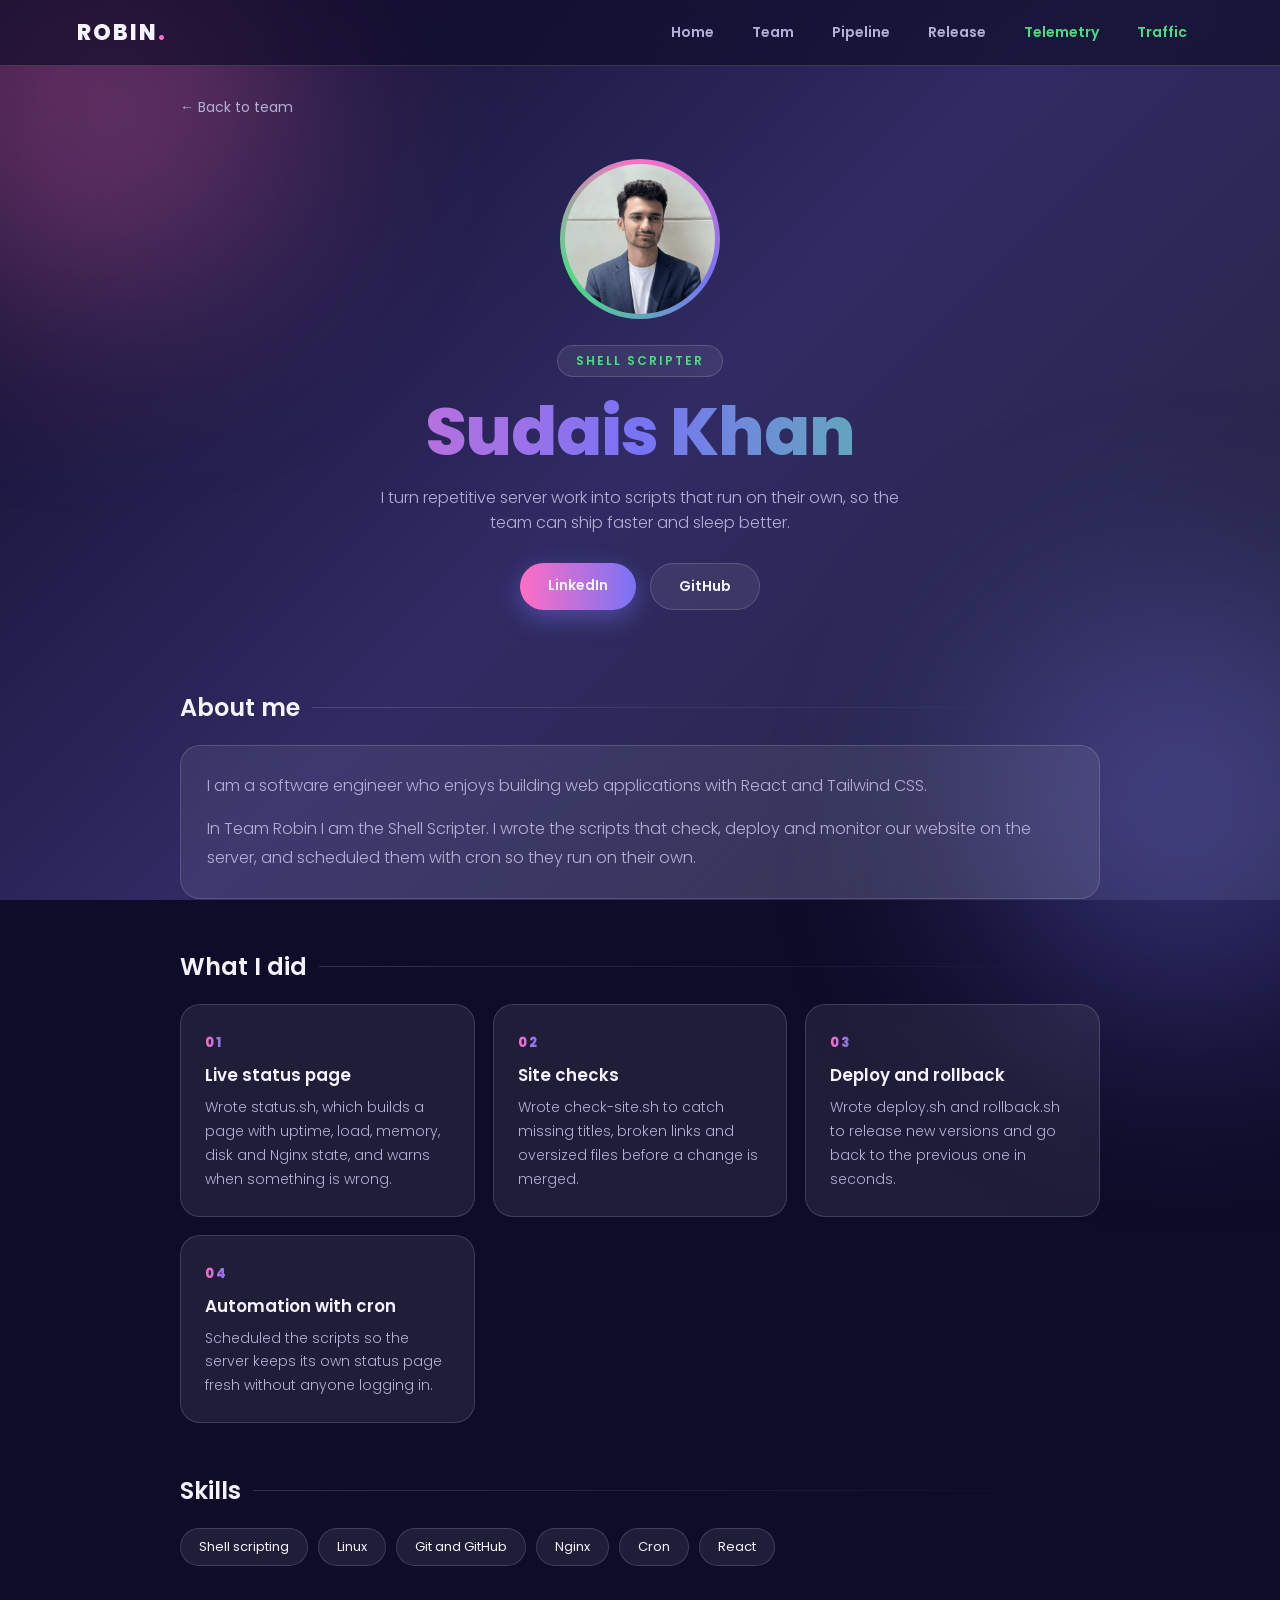
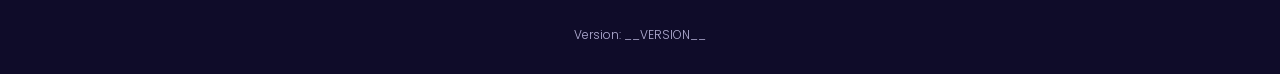
<file: site/members/sudais.html>
<!DOCTYPE html>
<html lang="en">
<head>
  <meta charset="utf-8">
  <meta name="viewport" content="width=device-width, initial-scale=1">
  <title>Sudais Khan - Shell Scripter - Team Robin</title>
  <link rel="preconnect" href="https://fonts.googleapis.com">
  <link href="https://fonts.googleapis.com/css2?family=Poppins:wght@300;400;600;800&display=swap" rel="stylesheet">
  <style>
    :root {
      --bg1: #0f0c29;
      --bg2: #302b63;
      --bg3: #24243e;
      --accent1: #ff6ec4;
      --accent2: #7873f5;
      --accent3: #4ade80;
      --glass: rgba(255, 255, 255, 0.07);
      --glass-border: rgba(255, 255, 255, 0.15);
      --text: #f5f3ff;
      --muted: #b4b0d6;
    }
    * { box-sizing: border-box; margin: 0; padding: 0; }
    html { background: #0f0c29; }
    body {
      font-family: 'Poppins', sans-serif;
      color: var(--text);
      min-height: 100vh;
      background: linear-gradient(135deg, var(--bg1), var(--bg2), var(--bg3));
      background-attachment: fixed;
      position: relative;
      overflow-x: hidden;
    }
    /* soft glowing blobs in the background */
    body::before, body::after {
      content: "";
      position: fixed;
      width: 420px; height: 420px;
      border-radius: 50%;
      filter: blur(110px);
      opacity: 0.35;
      z-index: 0;
    }
    body::before { background: var(--accent1); top: -120px; left: -120px; }
    body::after  { background: var(--accent2); bottom: -120px; right: -120px; }

    .wrap { position: relative; z-index: 1; max-width: 960px; margin: 0 auto; padding: 28px 20px 10px; }
    .back { color: var(--muted); text-decoration: none; font-size: 14px; }
    .back:hover { color: var(--text); }

    /* ---------- Hero ---------- */
    .hero { text-align: center; padding: 40px 0 30px; }
    .avatar {
      width: 160px; height: 160px; margin: 0 auto 26px;
      border-radius: 50%;
      padding: 5px;
      background: conic-gradient(var(--accent1), var(--accent2), var(--accent3), var(--accent1));
      animation: spin 8s linear infinite;
    }
    .avatar-inner {
      width: 100%; height: 100%;
      border-radius: 50%;
      background: #1b1840;
      display: flex; align-items: center; justify-content: center;
      text-align: center;
      font-size: 12px; font-weight: 300; color: var(--muted);
      animation: spin-back 8s linear infinite;
    }
    @keyframes spin { to { transform: rotate(360deg); } }
    @keyframes spin-back { to { transform: rotate(-360deg); } }

    .badge {
      display: inline-block;
      padding: 6px 18px;
      border-radius: 50px;
      font-size: 12px; font-weight: 600; letter-spacing: 2px; text-transform: uppercase;
      background: var(--glass);
      border: 1px solid var(--glass-border);
      color: var(--accent3);
      margin-bottom: 18px;
    }
    h1 {
      font-size: clamp(2.4rem, 7vw, 4.2rem);
      font-weight: 800;
      line-height: 1.1;
      letter-spacing: -1px;
      background: linear-gradient(90deg, var(--accent1), var(--accent2), var(--accent3));
      -webkit-background-clip: text;
      background-clip: text;
      color: transparent;
    }
    .tagline { color: var(--muted); font-weight: 300; max-width: 560px; margin: 16px auto 28px; }

    .buttons { display: flex; gap: 14px; justify-content: center; flex-wrap: wrap; }
    .btn {
      display: inline-block;
      padding: 12px 28px;
      border-radius: 50px;
      font-weight: 600; font-size: 14px;
      text-decoration: none;
      color: var(--text);
      transition: transform 0.25s ease, box-shadow 0.25s ease;
    }
    .btn.primary {
      background: linear-gradient(90deg, var(--accent1), var(--accent2));
      box-shadow: 0 8px 24px rgba(120, 115, 245, 0.45);
    }
    .btn.ghost { background: var(--glass); border: 1px solid var(--glass-border); }
    .btn:hover { transform: translateY(-4px); }

    /* ---------- Sections ---------- */
    h2 {
      font-size: 1.5rem; font-weight: 600;
      margin: 50px 0 20px;
      display: flex; align-items: center; gap: 12px;
    }
    h2::after {
      content: ""; flex: 1; height: 1px;
      background: linear-gradient(90deg, var(--glass-border), transparent);
    }
    .grid { display: grid; grid-template-columns: repeat(auto-fit, minmax(260px, 1fr)); gap: 18px; }
    .box {
      background: var(--glass);
      border: 1px solid var(--glass-border);
      border-radius: 20px;
      padding: 24px;
      backdrop-filter: blur(10px);
      -webkit-backdrop-filter: blur(10px);
      transition: transform 0.3s ease, border-color 0.3s ease;
    }
    .box:hover { transform: translateY(-8px); border-color: var(--accent2); }
    .box .num {
      font-size: 13px; font-weight: 800; letter-spacing: 2px;
      background: linear-gradient(90deg, var(--accent1), var(--accent2));
      -webkit-background-clip: text; background-clip: text; color: transparent;
    }
    .box h3 { font-size: 1.05rem; font-weight: 600; margin: 8px 0; }
    .box p { color: var(--muted); font-size: 14px; font-weight: 300; line-height: 1.7; }

    .about { background: var(--glass); border: 1px solid var(--glass-border); border-radius: 20px; padding: 26px; color: var(--muted); font-weight: 300; line-height: 1.8; }

    .skills { display: flex; flex-wrap: wrap; gap: 10px; }
    .skills span {
      padding: 8px 18px; border-radius: 50px; font-size: 13px;
      background: var(--glass); border: 1px solid var(--glass-border);
    }

    footer { position: relative; z-index: 1; text-align: center; color: var(--muted); font-size: 12px; font-weight: 300; padding: 50px 20px 30px; }

    /* ---------- Navbar ---------- */
    .navbar { position: sticky; top: 0; z-index: 10; display: flex; justify-content: space-between; align-items: center; flex-wrap: wrap; gap: 10px; padding: 14px 6%; background: rgba(15, 12, 41, 0.65); backdrop-filter: blur(12px); -webkit-backdrop-filter: blur(12px); border-bottom: 1px solid var(--glass-border); }
    .navbar .logo { font-size: 22px; font-weight: 800; letter-spacing: 2px; color: var(--text); text-decoration: none; }
    .navbar .logo span { color: var(--accent1); }
    .navbar nav { display: flex; flex-wrap: wrap; gap: 6px; }
    .navbar nav a { color: var(--muted); text-decoration: none; font-size: 14px; font-weight: 600; padding: 8px 16px; border-radius: 50px; transition: 0.25s ease; }
    .navbar nav a:hover { color: var(--text); background: var(--glass); }
    .navbar nav a.live { color: var(--accent3); }
    @media (max-width: 480px) { .navbar nav a { padding: 6px 10px; font-size: 13px; } }
  </style>
</head>
<body>
  <header class="navbar">
    <a href="../index.html" class="logo">ROBIN<span>.</span></a>
    <nav>
      <a href="../index.html#home">Home</a>
      <a href="../index.html#team">Team</a>
      <a href="../index.html#pipeline">Pipeline</a>
      <a href="../index.html#release">Release</a>
      <a href="/live/status.html" class="live">Telemetry</a>
      <a href="/live/report.html" class="live">Traffic</a>
    </nav>
  </header>
  <div class="wrap">
    <a class="back" href="../index.html">&larr; Back to team</a>

    <header class="hero">
      <div class="avatar">
        <!-- <div class="avatar-inner">Your photo<br>here</div> -->
         <img src="../images/191698845.png" class="avatar-inner" alt="sudais">
      </div>
      <span class="badge">Shell Scripter</span>
      <h1>Sudais Khan</h1>
      <p class="tagline">I turn repetitive server work into scripts that run on their own, so the team can ship faster and sleep better.</p>
      <div class="buttons">
        <a class="btn primary" href="https://www.linkedin.com/in/sudais-khan-1ab0b434a/" target="_blank" rel="noopener">LinkedIn</a>
        <a class="btn ghost" href="https://github.com/SudaisAbidKhan" target="_blank" rel="noopener">GitHub</a>
      </div>
    </header>

    <h2>About me</h2>
    <div class="about">
      <p>I am a software engineer who enjoys building web applications with React and Tailwind CSS.</p>
      <p style="margin-top:14px;">In Team Robin I am the Shell Scripter. I wrote the scripts that check, deploy and monitor our website on the server, and scheduled them with cron so they run on their own.</p>
    </div>

    <h2>What I did</h2>
    <div class="grid">
      <div class="box">
        <span class="num">01</span>
        <h3>Live status page</h3>
        <p>Wrote status.sh, which builds a page with uptime, load, memory, disk and Nginx state, and warns when something is wrong.</p>
      </div>
      <div class="box">
        <span class="num">02</span>
        <h3>Site checks</h3>
        <p>Wrote check-site.sh to catch missing titles, broken links and oversized files before a change is merged.</p>
      </div>
      <div class="box">
        <span class="num">03</span>
        <h3>Deploy and rollback</h3>
        <p>Wrote deploy.sh and rollback.sh to release new versions and go back to the previous one in seconds.</p>
      </div>
      <div class="box">
        <span class="num">04</span>
        <h3>Automation with cron</h3>
        <p>Scheduled the scripts so the server keeps its own status page fresh without anyone logging in.</p>
      </div>
    </div>

    <h2>Skills</h2>
    <div class="skills">
      <span>Shell scripting</span>
      <span>Linux</span>
      <span>Git and GitHub</span>
      <span>Nginx</span>
      <span>Cron</span>
      <span>React</span>
    </div>
  </div>

  <footer>Version: __VERSION__</footer>
</body>
</html>
</file>
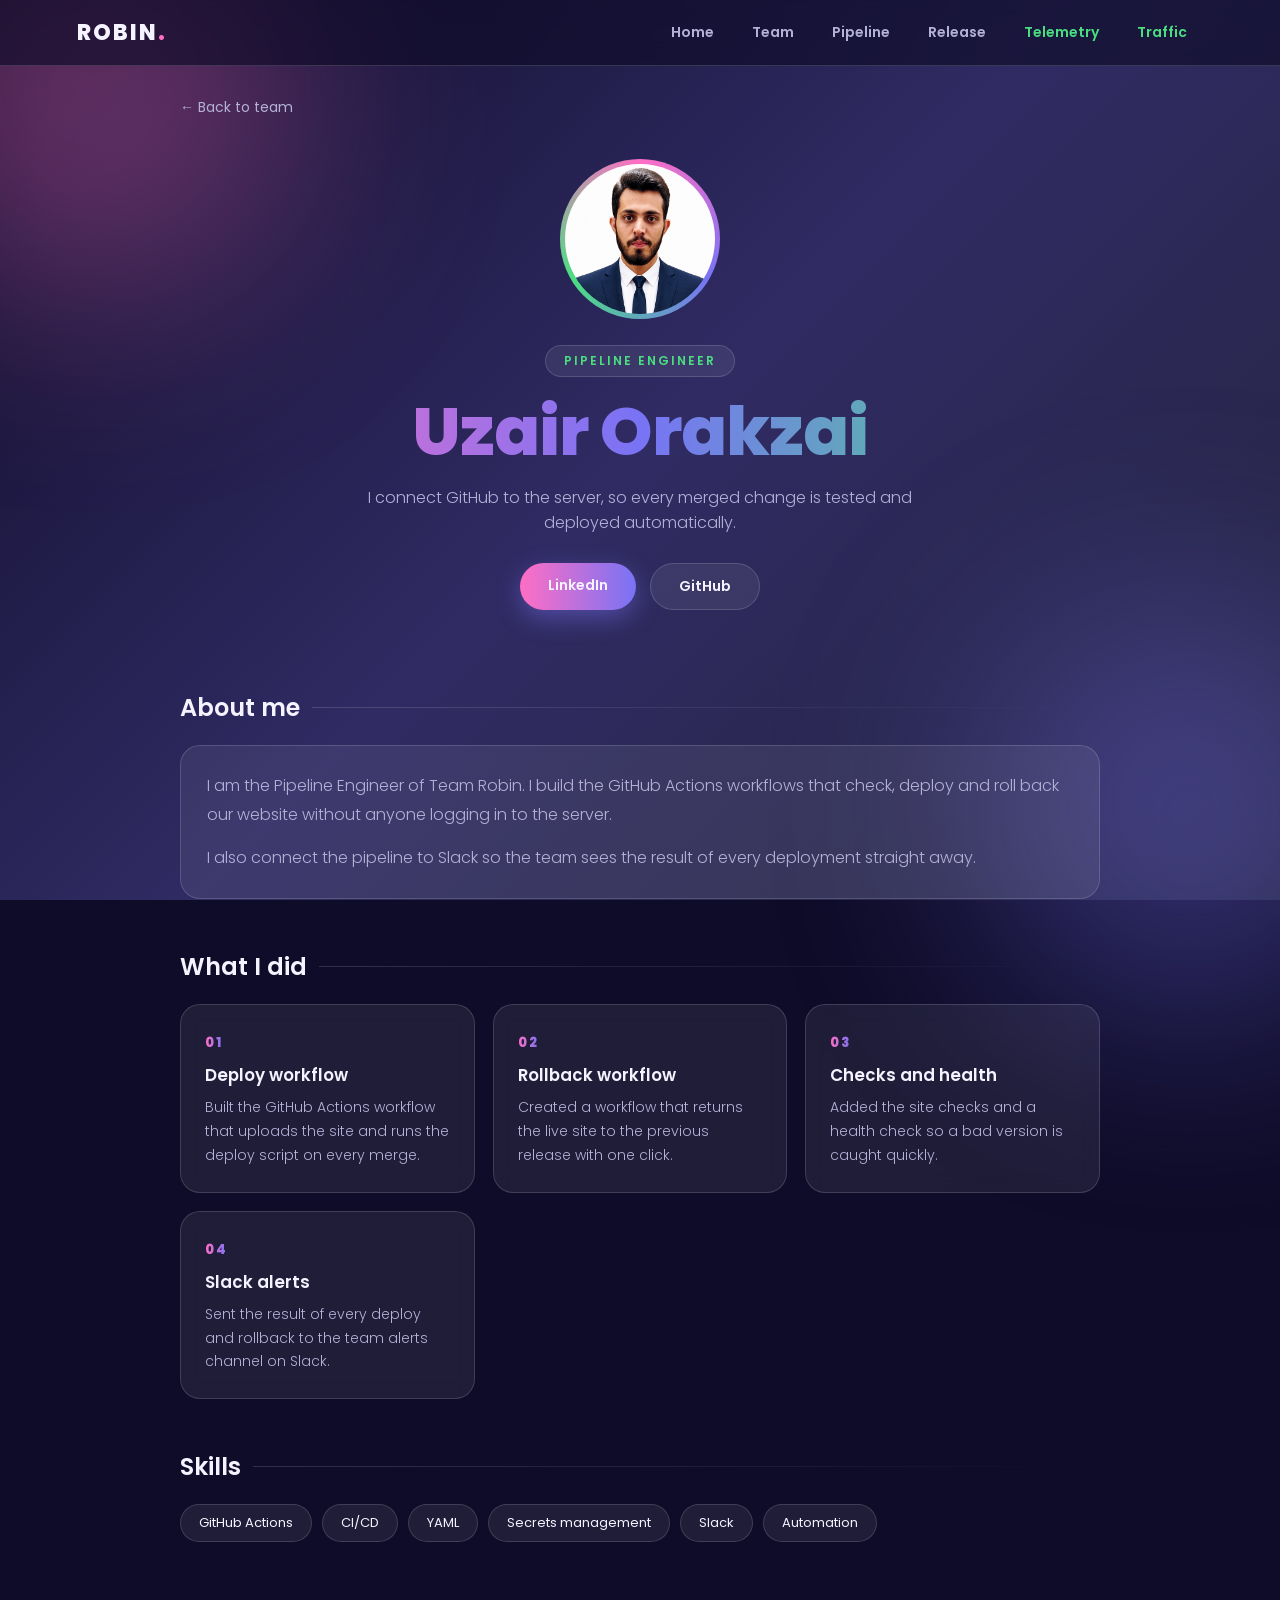
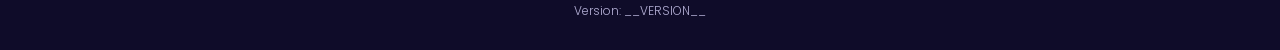
<file: site/members/uzair.html>
<!DOCTYPE html>
<html lang="en">
<head>
  <meta charset="utf-8">
  <meta name="viewport" content="width=device-width, initial-scale=1">
  <title>Uzair Orakzai - Pipeline Engineer - Team Robin</title>
  <link rel="preconnect" href="https://fonts.googleapis.com">
  <link href="https://fonts.googleapis.com/css2?family=Poppins:wght@300;400;600;800&display=swap" rel="stylesheet">
  <style>
    :root {
      --bg1: #0f0c29;
      --bg2: #302b63;
      --bg3: #24243e;
      --accent1: #ff6ec4;
      --accent2: #7873f5;
      --accent3: #4ade80;
      --glass: rgba(255, 255, 255, 0.07);
      --glass-border: rgba(255, 255, 255, 0.15);
      --text: #f5f3ff;
      --muted: #b4b0d6;
    }
    * { box-sizing: border-box; margin: 0; padding: 0; }
    html { background: #0f0c29; }
    body {
      font-family: 'Poppins', sans-serif;
      color: var(--text);
      min-height: 100vh;
      background: linear-gradient(135deg, var(--bg1), var(--bg2), var(--bg3));
      background-attachment: fixed;
      position: relative;
      overflow-x: hidden;
    }
    /* soft glowing blobs in the background */
    body::before, body::after {
      content: "";
      position: fixed;
      width: 420px; height: 420px;
      border-radius: 50%;
      filter: blur(110px);
      opacity: 0.35;
      z-index: 0;
    }
    body::before { background: var(--accent1); top: -120px; left: -120px; }
    body::after  { background: var(--accent2); bottom: -120px; right: -120px; }

    .wrap { position: relative; z-index: 1; max-width: 960px; margin: 0 auto; padding: 28px 20px 10px; }
    .back { color: var(--muted); text-decoration: none; font-size: 14px; }
    .back:hover { color: var(--text); }

    /* ---------- Hero ---------- */
    .hero { text-align: center; padding: 40px 0 30px; }
    .avatar {
      width: 160px; height: 160px; margin: 0 auto 26px;
      border-radius: 50%;
      padding: 5px;
      background: conic-gradient(var(--accent1), var(--accent2), var(--accent3), var(--accent1));
      animation: spin 8s linear infinite;
    }
    .avatar-inner {
      width: 100%; height: 100%;
      border-radius: 50%;
      background: #1b1840;
      display: flex; align-items: center; justify-content: center;
      text-align: center;
      font-size: 12px; font-weight: 300; color: var(--muted);
      animation: spin-back 8s linear infinite;
    }
    @keyframes spin { to { transform: rotate(360deg); } }
    @keyframes spin-back { to { transform: rotate(-360deg); } }

    .badge {
      display: inline-block;
      padding: 6px 18px;
      border-radius: 50px;
      font-size: 12px; font-weight: 600; letter-spacing: 2px; text-transform: uppercase;
      background: var(--glass);
      border: 1px solid var(--glass-border);
      color: var(--accent3);
      margin-bottom: 18px;
    }
    h1 {
      font-size: clamp(2.4rem, 7vw, 4.2rem);
      font-weight: 800;
      line-height: 1.1;
      letter-spacing: -1px;
      background: linear-gradient(90deg, var(--accent1), var(--accent2), var(--accent3));
      -webkit-background-clip: text;
      background-clip: text;
      color: transparent;
    }
    .tagline { color: var(--muted); font-weight: 300; max-width: 560px; margin: 16px auto 28px; }

    .buttons { display: flex; gap: 14px; justify-content: center; flex-wrap: wrap; }
    .btn {
      display: inline-block;
      padding: 12px 28px;
      border-radius: 50px;
      font-weight: 600; font-size: 14px;
      text-decoration: none;
      color: var(--text);
      transition: transform 0.25s ease, box-shadow 0.25s ease;
    }
    .btn.primary {
      background: linear-gradient(90deg, var(--accent1), var(--accent2));
      box-shadow: 0 8px 24px rgba(120, 115, 245, 0.45);
    }
    .btn.ghost { background: var(--glass); border: 1px solid var(--glass-border); }
    .btn:hover { transform: translateY(-4px); }

    /* ---------- Sections ---------- */
    h2 {
      font-size: 1.5rem; font-weight: 600;
      margin: 50px 0 20px;
      display: flex; align-items: center; gap: 12px;
    }
    h2::after {
      content: ""; flex: 1; height: 1px;
      background: linear-gradient(90deg, var(--glass-border), transparent);
    }
    .grid { display: grid; grid-template-columns: repeat(auto-fit, minmax(260px, 1fr)); gap: 18px; }
    .box {
      background: var(--glass);
      border: 1px solid var(--glass-border);
      border-radius: 20px;
      padding: 24px;
      backdrop-filter: blur(10px);
      -webkit-backdrop-filter: blur(10px);
      transition: transform 0.3s ease, border-color 0.3s ease;
    }
    .box:hover { transform: translateY(-8px); border-color: var(--accent2); }
    .box .num {
      font-size: 13px; font-weight: 800; letter-spacing: 2px;
      background: linear-gradient(90deg, var(--accent1), var(--accent2));
      -webkit-background-clip: text; background-clip: text; color: transparent;
    }
    .box h3 { font-size: 1.05rem; font-weight: 600; margin: 8px 0; }
    .box p { color: var(--muted); font-size: 14px; font-weight: 300; line-height: 1.7; }

    .about { background: var(--glass); border: 1px solid var(--glass-border); border-radius: 20px; padding: 26px; color: var(--muted); font-weight: 300; line-height: 1.8; }

    .skills { display: flex; flex-wrap: wrap; gap: 10px; }
    .skills span {
      padding: 8px 18px; border-radius: 50px; font-size: 13px;
      background: var(--glass); border: 1px solid var(--glass-border);
    }

    footer { position: relative; z-index: 1; text-align: center; color: var(--muted); font-size: 12px; font-weight: 300; padding: 50px 20px 30px; }

    /* ---------- Navbar ---------- */
    .navbar { position: sticky; top: 0; z-index: 10; display: flex; justify-content: space-between; align-items: center; flex-wrap: wrap; gap: 10px; padding: 14px 6%; background: rgba(15, 12, 41, 0.65); backdrop-filter: blur(12px); -webkit-backdrop-filter: blur(12px); border-bottom: 1px solid var(--glass-border); }
    .navbar .logo { font-size: 22px; font-weight: 800; letter-spacing: 2px; color: var(--text); text-decoration: none; }
    .navbar .logo span { color: var(--accent1); }
    .navbar nav { display: flex; flex-wrap: wrap; gap: 6px; }
    .navbar nav a { color: var(--muted); text-decoration: none; font-size: 14px; font-weight: 600; padding: 8px 16px; border-radius: 50px; transition: 0.25s ease; }
    .navbar nav a:hover { color: var(--text); background: var(--glass); }
    .navbar nav a.live { color: var(--accent3); }
    @media (max-width: 480px) { .navbar nav a { padding: 6px 10px; font-size: 13px; } }
  </style>
</head>
<body>
  <header class="navbar">
    <a href="../index.html" class="logo">ROBIN<span>.</span></a>
    <nav>
      <a href="../index.html#home">Home</a>
      <a href="../index.html#team">Team</a>
      <a href="../index.html#pipeline">Pipeline</a>
      <a href="../index.html#release">Release</a>
      <a href="/live/status.html" class="live">Telemetry</a>
      <a href="/live/report.html" class="live">Traffic</a>
    </nav>
  </header>
  <div class="wrap">
    <a class="back" href="../index.html">&larr; Back to team</a>

    <header class="hero">
      <div class="avatar">
        <img src="../images/uzair.png" class="avatar-inner" alt="sudais">
      </div>
      <span class="badge">Pipeline Engineer</span>
      <h1>Uzair Orakzai</h1>
      <p class="tagline">I connect GitHub to the server, so every merged change is tested and deployed automatically.</p>
      <div class="buttons">
        <a class="btn primary" href="www.linkedin.com/in/muhammad-uzair5959" target="_blank" rel="noopener">LinkedIn</a>
        <a class="btn ghost" href="https://github.com/uorakzai111-lab" target="_blank" rel="noopener">GitHub</a>
      </div>
    </header>

    <h2>About me</h2>
    <div class="about">
      <p>I am the Pipeline Engineer of Team Robin. I build the GitHub Actions workflows that check, deploy and roll back our website without anyone logging in to the server.</p>
      <p style="margin-top:14px;">I also connect the pipeline to Slack so the team sees the result of every deployment straight away.</p>
    </div>

    <h2>What I did</h2>
    <div class="grid">
      <div class="box">
        <span class="num">01</span>
        <h3>Deploy workflow</h3>
        <p>Built the GitHub Actions workflow that uploads the site and runs the deploy script on every merge.</p>
      </div>
      <div class="box">
        <span class="num">02</span>
        <h3>Rollback workflow</h3>
        <p>Created a workflow that returns the live site to the previous release with one click.</p>
      </div>
      <div class="box">
        <span class="num">03</span>
        <h3>Checks and health</h3>
        <p>Added the site checks and a health check so a bad version is caught quickly.</p>
      </div>
      <div class="box">
        <span class="num">04</span>
        <h3>Slack alerts</h3>
        <p>Sent the result of every deploy and rollback to the team alerts channel on Slack.</p>
      </div>
    </div>

    <h2>Skills</h2>
    <div class="skills">
      <span>GitHub Actions</span>
      <span>CI/CD</span>
      <span>YAML</span>
      <span>Secrets management</span>
      <span>Slack</span>
      <span>Automation</span>
    </div>
  </div>

  <footer>Version: __VERSION__</footer>
</body>
</html>
</file>
<file: site/style.css>
/* Team Robin - shared styles (dark glass theme, Poppins) */
:root {
    --bg1: #0f0c29;
    --bg2: #302b63;
    --bg3: #24243e;
    --accent1: #ff6ec4;
    --accent2: #7873f5;
    --accent3: #4ade80;
    --glass: rgba(255, 255, 255, 0.07);
    --glass-border: rgba(255, 255, 255, 0.15);
    --text: #f5f3ff;
    --muted: #b4b0d6;
}

* { margin: 0; padding: 0; box-sizing: border-box; }
html { scroll-behavior: smooth; scroll-padding-top: 80px; background: #0f0c29; }

body {
    font-family: 'Poppins', sans-serif;
    color: var(--text);
    min-height: 100vh;
    background: linear-gradient(135deg, var(--bg1), var(--bg2), var(--bg3));
    background-attachment: fixed;
    background-color: #0f0c29;
    padding: 0;
    overflow-x: hidden;
}

/* glowing blobs */
body::before, body::after {
    content: "";
    position: fixed;
    width: 420px; height: 420px;
    border-radius: 50%;
    filter: blur(110px);
    opacity: 0.35;
    z-index: 0;
    pointer-events: none;
}
body::before { background: var(--accent1); top: -120px; left: -120px; }
body::after  { background: var(--accent2); bottom: -120px; right: -120px; }

a { color: var(--accent3); }
section, header, footer { position: relative; z-index: 1; }

/* ---------- Navbar ---------- */
.navbar {
    position: sticky; top: 0; z-index: 10;
    display: flex; justify-content: space-between; align-items: center;
    flex-wrap: wrap; gap: 10px;
    padding: 14px 6%;
    background: rgba(15, 12, 41, 0.65);
    backdrop-filter: blur(12px);
    -webkit-backdrop-filter: blur(12px);
    border-bottom: 1px solid var(--glass-border);
}
.logo {
    font-size: 22px; font-weight: 800; letter-spacing: 2px;
    color: var(--text); text-decoration: none;
}
.logo span { color: var(--accent1); }
.navbar nav { display: flex; flex-wrap: wrap; gap: 6px; }
.navbar nav a {
    color: var(--muted); text-decoration: none;
    font-size: 14px; font-weight: 600;
    padding: 8px 16px; border-radius: 50px;
    transition: 0.25s ease;
}
.navbar nav a:hover { color: var(--text); background: var(--glass); }
.navbar nav a.live { color: var(--accent3); }

/* ---------- Hero ---------- */
.hero { text-align: center; padding: 90px 6% 60px; }
.hero-tag, .section-heading > span, .about-content > span, .project-section > span {
    display: inline-block;
    padding: 6px 18px; border-radius: 50px;
    font-size: 12px; font-weight: 600; letter-spacing: 2px; text-transform: uppercase;
    background: var(--glass); border: 1px solid var(--glass-border);
    color: var(--accent3);
    margin-bottom: 18px;
}
.hero h1 {
    font-size: clamp(2.4rem, 7vw, 4.4rem);
    font-weight: 800; line-height: 1.1; letter-spacing: -1px;
    margin-bottom: 18px;
}
.hero h1 span, .grad {
    background: linear-gradient(90deg, var(--accent1), var(--accent2), var(--accent3));
    -webkit-background-clip: text; background-clip: text; color: transparent;
}
.hero p { color: var(--muted); font-weight: 300; max-width: 600px; margin: 0 auto 30px; }

.hero-btn, .btn {
    display: inline-block;
    padding: 12px 28px; border-radius: 50px;
    font-weight: 600; font-size: 14px; text-decoration: none;
    color: var(--text);
    background: linear-gradient(90deg, var(--accent1), var(--accent2));
    box-shadow: 0 8px 24px rgba(120, 115, 245, 0.45);
    transition: transform 0.25s ease;
    margin: 6px 6px 0;
}
.btn.ghost { background: var(--glass); border: 1px solid var(--glass-border); box-shadow: none; }
.hero-btn:hover, .btn:hover { transform: translateY(-4px); }

.stats { display: flex; justify-content: center; flex-wrap: wrap; gap: 16px; margin-top: 50px; }
.stat {
    min-width: 150px; padding: 18px 24px;
    background: var(--glass); border: 1px solid var(--glass-border); border-radius: 20px;
}
.stat b { display: block; font-size: 1.8rem; font-weight: 800; }
.stat span { color: var(--muted); font-size: 13px; font-weight: 300; }

/* ---------- Generic sections ---------- */
.team-section, .about-section, .project-section, .block { padding: 70px 6%; max-width: 1100px; margin: 0 auto; }
.section-heading { text-align: center; margin-bottom: 40px; }
.section-heading h2, .about-content h2, .project-section h2 { font-size: clamp(1.6rem, 4vw, 2.3rem); font-weight: 800; margin-bottom: 10px; }
.section-heading p { color: var(--muted); font-weight: 300; }

/* ---------- Team cards ---------- */
.team-container { display: grid; grid-template-columns: repeat(auto-fit, minmax(200px, 1fr)); gap: 20px; }
.member-link { text-decoration: none; color: inherit; display: block; }

.team-card {
    max-width: 350px;
    margin: 30px auto;
    padding: 30px 25px;
    text-align: center;
    background: var(--glass);
    border: 1px solid var(--glass-border);
    border-radius: 20px;
    backdrop-filter: blur(10px);
    -webkit-backdrop-filter: blur(10px);
    transition: 0.3s ease;
}
.team-container .team-card { margin: 0 auto; height: 100%; max-width: none; }
.team-card:hover { transform: translateY(-8px); border-color: var(--accent2); }

.avatar {
    width: 85px; height: 85px;
    margin: 0 auto 18px;
    border-radius: 50%;
    background: linear-gradient(135deg, var(--accent1), var(--accent2));
    color: white;
    display: flex; align-items: center; justify-content: center;
    font-size: 26px; font-weight: 800;
    box-shadow: 0 8px 24px rgba(120, 115, 245, 0.4);
}
.team-card h2 { font-size: 23px; margin-bottom: 10px; }
.team-card h3 { font-size: 1.15rem; font-weight: 600; margin-bottom: 8px; }
.team-card p { color: var(--muted); font-size: 14px; font-weight: 300; line-height: 1.7; }
.role {
    display: inline-block; margin-bottom: 14px;
    padding: 5px 14px; border-radius: 50px;
    font-size: 12px; font-weight: 600; letter-spacing: 1px; text-transform: uppercase;
    background: rgba(74, 222, 128, 0.12); color: var(--accent3);
}
.profile-link { display: inline-block; margin-top: 14px; font-size: 13px; font-weight: 600; color: var(--accent1); }

/* ---------- About / Project ---------- */
.about-content, .project-section { text-align: center; }
.about-content p, .project-section p { color: var(--muted); font-weight: 300; max-width: 720px; margin: 10px auto 0; line-height: 1.8; }
.project-tools { display: flex; flex-wrap: wrap; gap: 10px; justify-content: center; margin-top: 28px; }
.project-tools span {
    padding: 8px 18px; border-radius: 50px; font-size: 13px;
    background: var(--glass); border: 1px solid var(--glass-border);
}

/* ---------- Pipeline / Release / Telemetry / Traffic ---------- */
.steps { display: grid; grid-template-columns: repeat(auto-fit, minmax(210px, 1fr)); gap: 18px; }
.box {
    background: var(--glass); border: 1px solid var(--glass-border);
    border-radius: 20px; padding: 24px;
    backdrop-filter: blur(10px); -webkit-backdrop-filter: blur(10px);
    transition: transform 0.3s ease, border-color 0.3s ease;
}
.box:hover { transform: translateY(-8px); border-color: var(--accent2); }
.box .num {
    font-size: 13px; font-weight: 800; letter-spacing: 2px;
    background: linear-gradient(90deg, var(--accent1), var(--accent2));
    -webkit-background-clip: text; background-clip: text; color: transparent;
}
.box h3 { font-size: 1.05rem; font-weight: 600; margin: 8px 0; }
.box p { color: var(--muted); font-size: 14px; font-weight: 300; line-height: 1.7; }
.box code {
    font-family: ui-monospace, Menlo, monospace; font-size: 12px;
    background: rgba(0, 0, 0, 0.3); padding: 2px 6px; border-radius: 6px; color: var(--accent3);
}
.block .cta { text-align: center; margin-top: 28px; }

/* ---------- Footer ---------- */
.footer { text-align: center; padding: 60px 6% 40px; border-top: 1px solid var(--glass-border); margin-top: 40px; }
.footer h2 { font-weight: 800; letter-spacing: 3px; margin-bottom: 8px; }
.footer p { color: var(--muted); font-size: 14px; font-weight: 300; }
.footer .copyright, .footer .version { font-size: 12px; margin-top: 10px; }

@media (max-width: 480px) {
    .hero { padding: 60px 5% 40px; }
    .team-card { width: 100%; }
    .navbar nav a { padding: 6px 10px; font-size: 13px; }
}
</file>
